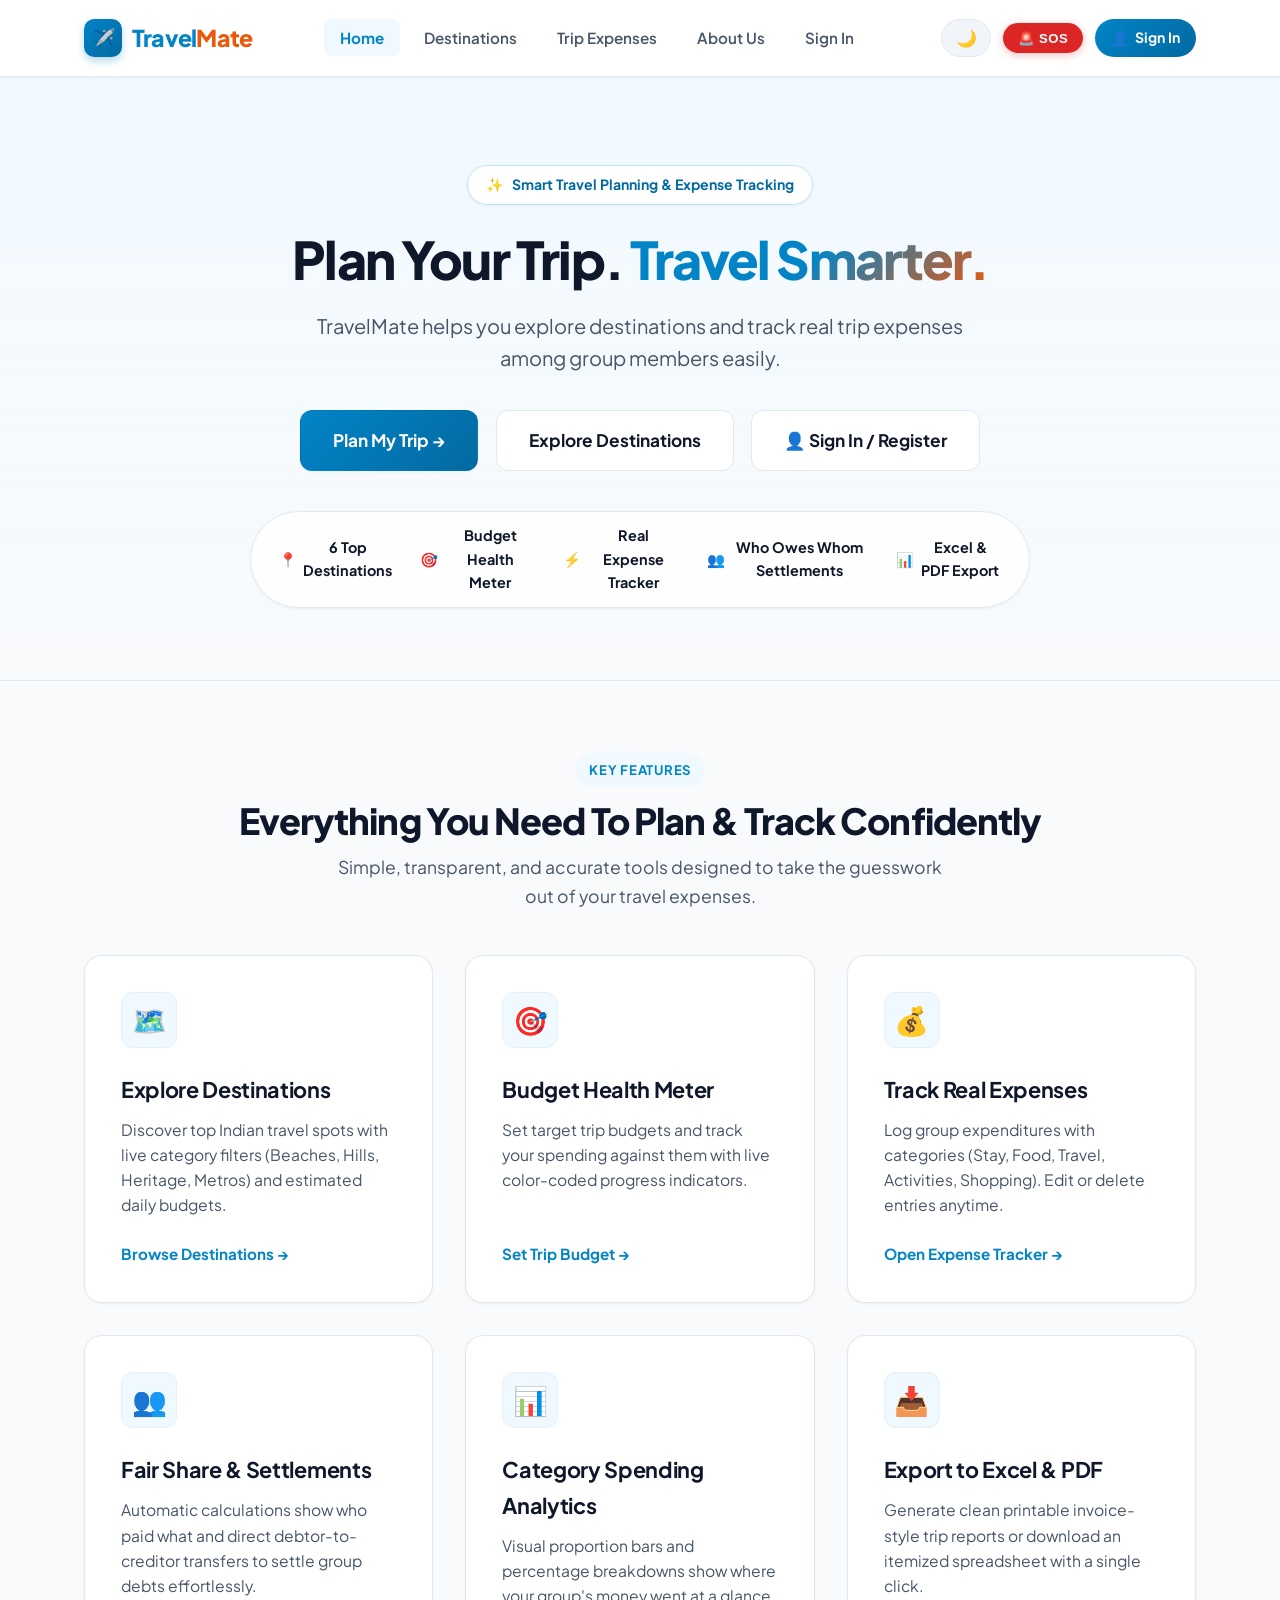
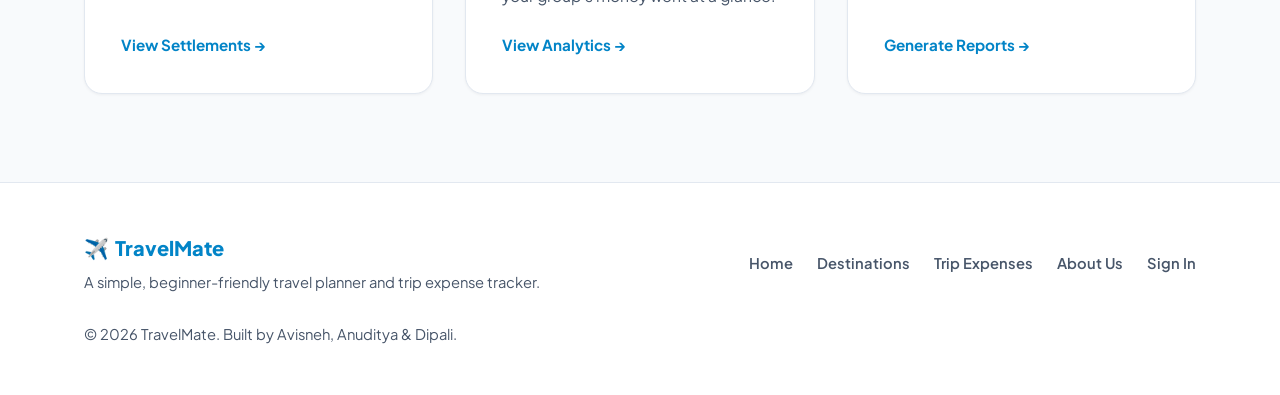
<file: index.html>
<!DOCTYPE html>
<html lang="en">
<head>
  <meta charset="UTF-8">
  <meta name="viewport" content="width=device-width, initial-scale=1.0">
  <title>TravelMate - Plan Your Trip. Travel Smarter.</title>
  <!-- Google Fonts: Plus Jakarta Sans -->
  <link rel="preconnect" href="https://fonts.googleapis.com">
  <link rel="preconnect" href="https://fonts.gstatic.com" crossorigin>
  <link href="https://fonts.googleapis.com/css2?family=Plus+Jakarta+Sans:wght@400;500;600;700;800&display=swap" rel="stylesheet">
  <!-- Main Stylesheet -->
  <link rel="stylesheet" href="css/style.css">
  <script>
    (function() {
      const savedTheme = localStorage.getItem('travelMateTheme');
      if (savedTheme === 'dark' || (!savedTheme && window.matchMedia && window.matchMedia('(prefers-color-scheme: dark)').matches)) {
        document.documentElement.setAttribute('data-theme', 'dark');
      } else {
        document.documentElement.removeAttribute('data-theme');
      }
    })();
  </script>
</head>
<body>

  <!-- Navigation Bar -->
  <header class="navbar">
    <div class="container nav-container">
      <a href="index.html" class="logo">
        <div class="logo-icon-wrap">✈️</div>
        <div class="logo-text">Travel<span>Mate</span></div>
      </a>

      <!-- Mobile Menu Toggle Button -->
      <button class="menu-toggle" id="menuToggle" aria-label="Toggle Navigation">
        ☰
      </button>

      <!-- Navigation Links -->
      <nav>
        <ul class="nav-links" id="navLinks">
          <li><a href="index.html" class="nav-link active">Home</a></li>
          <li><a href="destinations.html" class="nav-link">Destinations</a></li>
          <li><a href="budget.html" class="nav-link">Trip Expenses</a></li>
          <li><a href="about.html" class="nav-link">About Us</a></li>
          <li><a href="login.html" class="nav-link">Sign In</a></li>
        </ul>
      </nav>

      <!-- Nav Actions: Theme Toggle & Emergency SOS -->
      <div class="nav-actions-group">
        <button type="button" id="themeToggleBtn" class="btn-theme-toggle" title="Toggle Dark/Light Mode">🌙</button>
        <button type="button" id="sosNavBtn" class="btn-nav-sos" title="Emergency Helplines">🚨 SOS</button>
      </div>
    </div>
  </header>

  <!-- Main Content -->
  <main>
    <!-- Hero Section -->
    <section class="hero">
      <div class="container">
        <div class="hero-content">
          <div class="hero-badge">
            <span>✨</span> Smart Travel Planning & Expense Tracking
          </div>
          <h1 class="hero-title">
            Plan Your Trip. <span>Travel Smarter.</span>
          </h1>
          <p class="hero-desc">
            TravelMate helps you explore destinations and track real trip expenses among group members easily.
          </p>
          <div class="hero-actions">
            <a href="budget.html" class="btn btn-primary btn-lg">Plan My Trip &rarr;</a>
            <a href="destinations.html" class="btn btn-outline btn-lg">Explore Destinations</a>
            <a href="login.html" class="btn btn-outline btn-lg">👤 Sign In / Register</a>
          </div>
          
          <!-- Trust / Highlights Strip -->
          <div class="hero-stats">
            <div class="hero-stat-item">
              <span>📍</span> <strong>6 Top Destinations</strong>
            </div>
            <div class="hero-stat-item">
              <span>🎯</span> <strong>Budget Health Meter</strong>
            </div>
            <div class="hero-stat-item">
              <span>⚡</span> <strong>Real Expense Tracker</strong>
            </div>
            <div class="hero-stat-item">
              <span>👥</span> <strong>Who Owes Whom Settlements</strong>
            </div>
            <div class="hero-stat-item">
              <span>📊</span> <strong>Excel & PDF Export</strong>
            </div>
          </div>
        </div>
      </div>
    </section>

    <!-- Features Section -->
    <section class="features-section">
      <div class="container">
        <div class="section-header">
          <span class="section-tag">Key Features</span>
          <h2 class="section-title">Everything You Need To Plan & Track Confidently</h2>
          <p class="section-subtitle">
            Simple, transparent, and accurate tools designed to take the guesswork out of your travel expenses.
          </p>
        </div>

        <div class="features-grid">
          <!-- Feature Card 1 -->
          <div class="feature-card">
            <div class="feature-icon-wrap">🗺️</div>
            <h3 class="feature-title">Explore Destinations</h3>
            <p class="feature-desc">
              Discover top Indian travel spots with live category filters (Beaches, Hills, Heritage, Metros) and estimated daily budgets.
            </p>
            <a href="destinations.html" class="feature-link">Browse Destinations &rarr;</a>
          </div>

          <!-- Feature Card 2 -->
          <div class="feature-card">
            <div class="feature-icon-wrap">🎯</div>
            <h3 class="feature-title">Budget Health Meter</h3>
            <p class="feature-desc">
              Set target trip budgets and track your spending against them with live color-coded progress indicators.
            </p>
            <a href="budget.html" class="feature-link">Set Trip Budget &rarr;</a>
          </div>

          <!-- Feature Card 3 -->
          <div class="feature-card">
            <div class="feature-icon-wrap">💰</div>
            <h3 class="feature-title">Track Real Expenses</h3>
            <p class="feature-desc">
              Log group expenditures with categories (Stay, Food, Travel, Activities, Shopping). Edit or delete entries anytime.
            </p>
            <a href="budget.html" class="feature-link">Open Expense Tracker &rarr;</a>
          </div>

          <!-- Feature Card 4 -->
          <div class="feature-card">
            <div class="feature-icon-wrap">👥</div>
            <h3 class="feature-title">Fair Share & Settlements</h3>
            <p class="feature-desc">
              Automatic calculations show who paid what and direct debtor-to-creditor transfers to settle group debts effortlessly.
            </p>
            <a href="budget.html" class="feature-link">View Settlements &rarr;</a>
          </div>

          <!-- Feature Card 5 -->
          <div class="feature-card">
            <div class="feature-icon-wrap">📊</div>
            <h3 class="feature-title">Category Spending Analytics</h3>
            <p class="feature-desc">
              Visual proportion bars and percentage breakdowns show where your group's money went at a glance.
            </p>
            <a href="budget.html" class="feature-link">View Analytics &rarr;</a>
          </div>

          <!-- Feature Card 6 -->
          <div class="feature-card">
            <div class="feature-icon-wrap">📥</div>
            <h3 class="feature-title">Export to Excel & PDF</h3>
            <p class="feature-desc">
              Generate clean printable invoice-style trip reports or download an itemized spreadsheet with a single click.
            </p>
            <a href="budget.html" class="feature-link">Generate Reports &rarr;</a>
          </div>
        </div>
      </div>
    </section>

    <!-- Emergency SOS Modal -->
    <div id="sosModal" class="modal-overlay hidden" role="dialog" aria-modal="true">
      <div class="modal-box">
        <div class="modal-header">
          <h3 class="modal-title"><span>🚨</span> Emergency Tourist Helplines</h3>
          <button type="button" class="modal-close-btn" id="closeSosBtn">&times;</button>
        </div>
        <p style="font-size: 0.9rem; color: var(--text-muted); margin-bottom: 1.25rem;">
          Verified 24x7 emergency contacts across India. Tap any button to place an immediate call.
        </p>
        <div class="sos-grid">
          <div class="sos-card sos-card-primary">
            <div>
              <div class="sos-name">National Emergency</div>
              <div class="sos-sub">All-in-one Emergency</div>
            </div>
            <a href="tel:112" class="sos-btn-call">📞 112</a>
          </div>
          <div class="sos-card">
            <div>
              <div class="sos-name">Tourist Helpline</div>
              <div class="sos-sub">Ministry of Tourism (24x7)</div>
            </div>
            <a href="tel:1363" class="sos-btn-call">📞 1363</a>
          </div>
          <div class="sos-card">
            <div>
              <div class="sos-name">Police Control</div>
              <div class="sos-sub">Immediate Police Assistance</div>
            </div>
            <a href="tel:100" class="sos-btn-call">📞 100</a>
          </div>
          <div class="sos-card">
            <div>
              <div class="sos-name">Ambulance / Medical</div>
              <div class="sos-sub">Emergency Medical Care</div>
            </div>
            <a href="tel:108" class="sos-btn-call">📞 108</a>
          </div>
          <div class="sos-card">
            <div>
              <div class="sos-name">Women Safety</div>
              <div class="sos-sub">National Women Helpline</div>
            </div>
            <a href="tel:1091" class="sos-btn-call">📞 1091</a>
          </div>
          <div class="sos-card">
            <div>
              <div class="sos-name">Highway Emergency</div>
              <div class="sos-sub">NHAI Road Assistance</div>
            </div>
            <a href="tel:1033" class="sos-btn-call">📞 1033</a>
          </div>
        </div>
      </div>
    </div>
  </main>

  <!-- Footer -->
  <footer class="footer">
    <div class="container footer-content">
      <div>
        <div class="footer-logo">
          <span>✈️</span> TravelMate
        </div>
        <p>A simple, beginner-friendly travel planner and trip expense tracker.</p>
      </div>
      <ul class="footer-links">
        <li><a href="index.html">Home</a></li>
        <li><a href="destinations.html">Destinations</a></li>
        <li><a href="budget.html">Trip Expenses</a></li>
        <li><a href="about.html">About Us</a></li>
        <li><a href="login.html">Sign In</a></li>
      </ul>
      <div>
        <p>&copy; 2026 TravelMate. Built by Avisneh, Anuditya & Dipali.</p>
      </div>
    </div>
  </footer>

  <!-- Main JavaScript File -->
  <script src="js/script.js"></script>
</body>
</html>
</file>
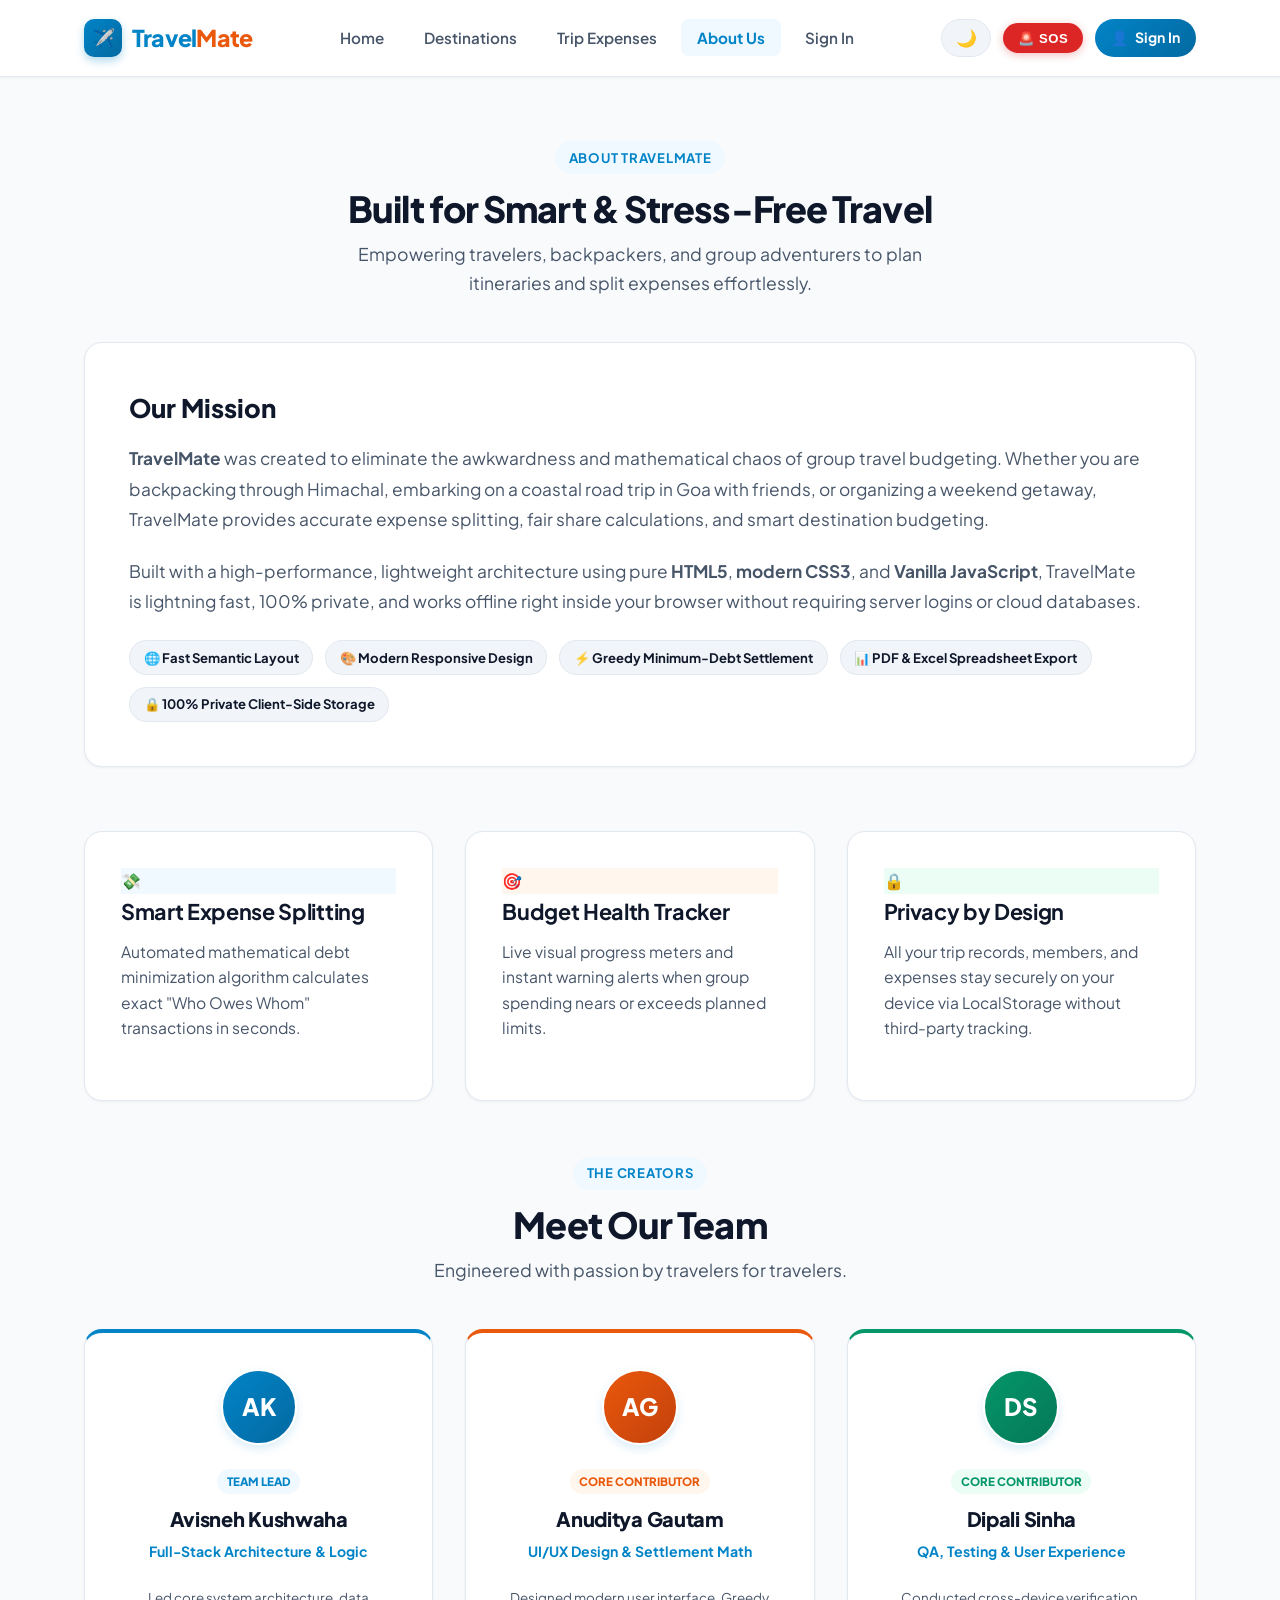
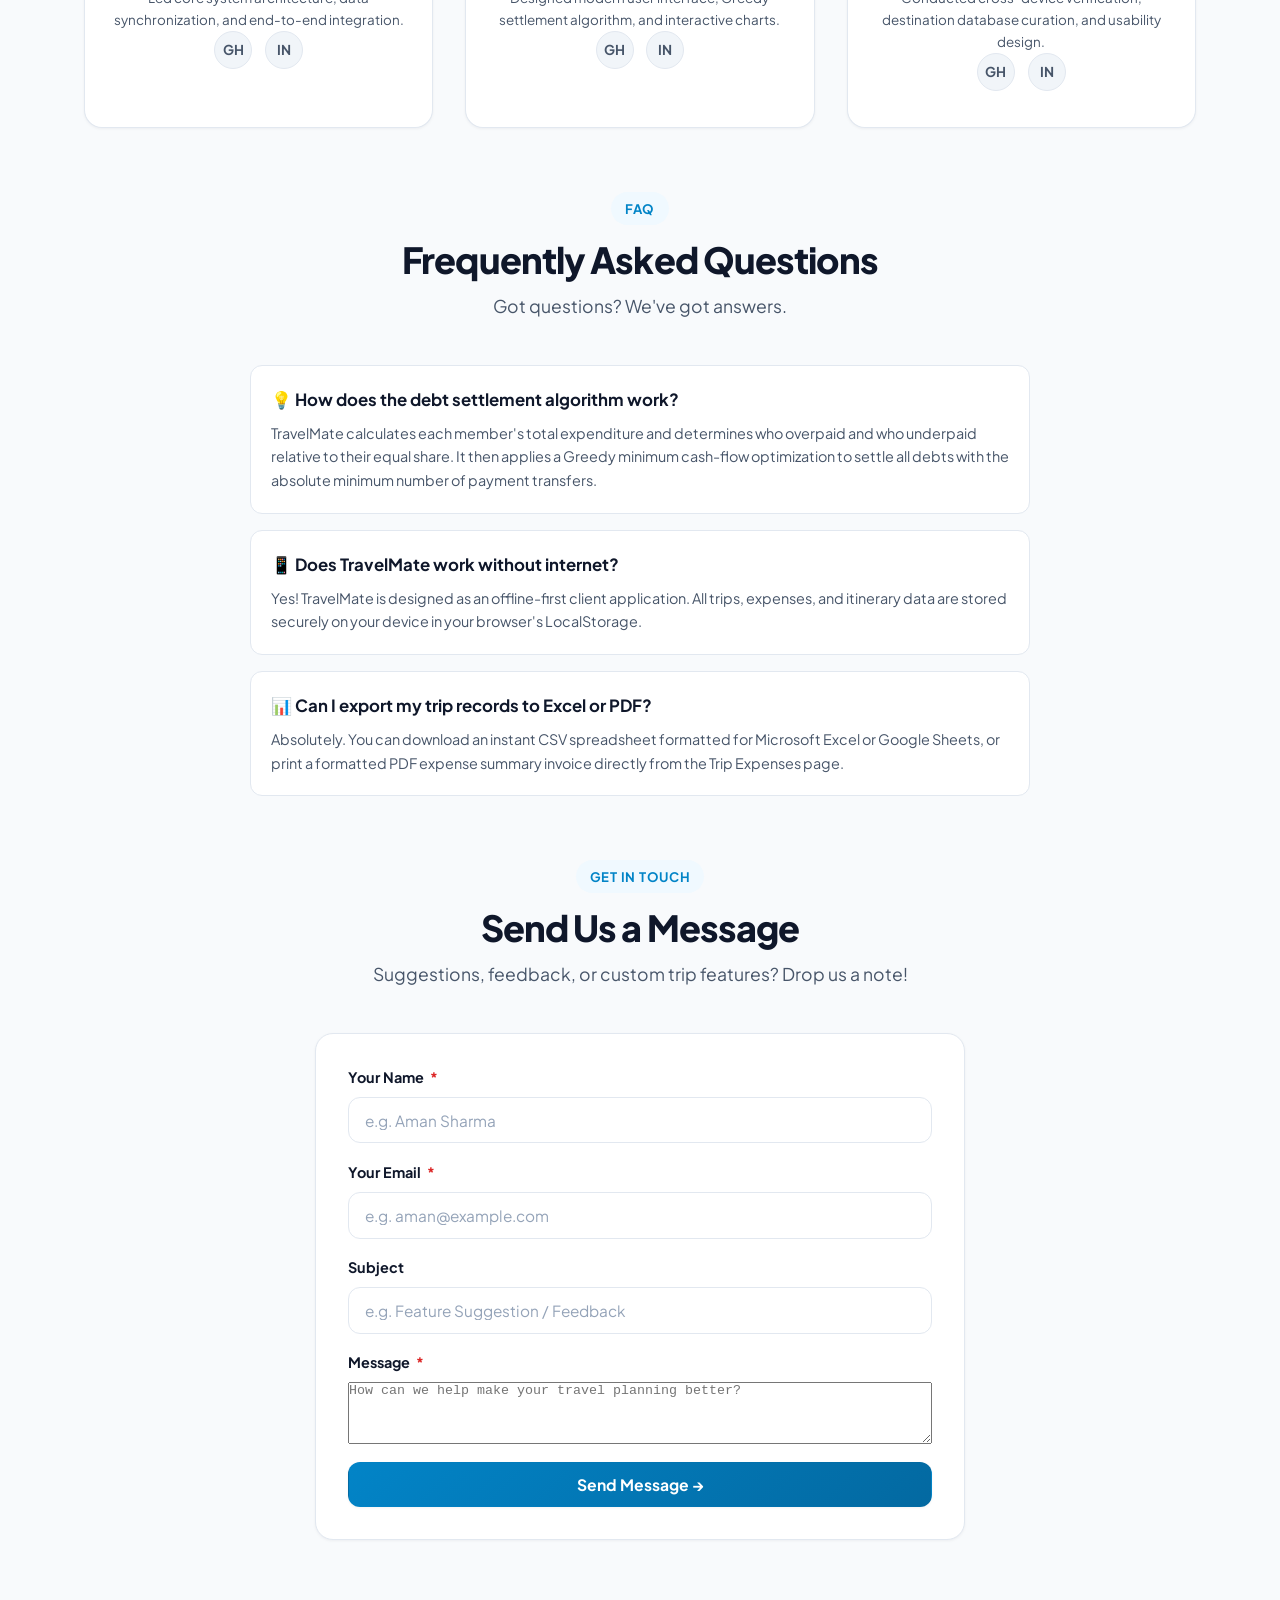
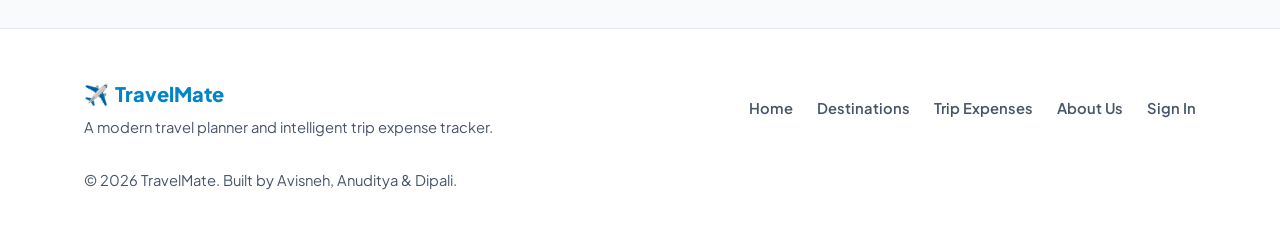
<file: about.html>
<!DOCTYPE html>
<html lang="en">
<head>
  <meta charset="UTF-8">
  <meta name="viewport" content="width=device-width, initial-scale=1.0">
  <title>About Us & Our Mission - TravelMate</title>
  <!-- Google Fonts: Plus Jakarta Sans -->
  <link rel="preconnect" href="https://fonts.googleapis.com">
  <link rel="preconnect" href="https://fonts.gstatic.com" crossorigin>
  <link href="https://fonts.googleapis.com/css2?family=Plus+Jakarta+Sans:wght@400;500;600;700;800&display=swap" rel="stylesheet">
  <!-- Main Stylesheet -->
  <link rel="stylesheet" href="css/style.css">
  <script>
    (function() {
      const savedTheme = localStorage.getItem('travelMateTheme');
      if (savedTheme === 'dark' || (!savedTheme && window.matchMedia && window.matchMedia('(prefers-color-scheme: dark)').matches)) {
        document.documentElement.setAttribute('data-theme', 'dark');
      } else {
        document.documentElement.removeAttribute('data-theme');
      }
    })();
  </script>
</head>
<body>

  <!-- Navigation Bar -->
  <header class="navbar">
    <div class="container nav-container">
      <a href="index.html" class="logo">
        <div class="logo-icon-wrap">✈️</div>
        <div class="logo-text">Travel<span>Mate</span></div>
      </a>

      <!-- Mobile Menu Toggle Button -->
      <button class="menu-toggle" id="menuToggle" aria-label="Toggle Navigation">
        ☰
      </button>

      <!-- Navigation Links -->
      <nav>
        <ul class="nav-links" id="navLinks">
          <li><a href="index.html" class="nav-link">Home</a></li>
          <li><a href="destinations.html" class="nav-link">Destinations</a></li>
          <li><a href="budget.html" class="nav-link">Trip Expenses</a></li>
          <li><a href="about.html" class="nav-link active">About Us</a></li>
          <li><a href="login.html" class="nav-link">Sign In</a></li>
        </ul>
      </nav>

      <!-- Nav Actions: Theme Toggle & Emergency SOS -->
      <div class="nav-actions-group">
        <button type="button" id="themeToggleBtn" class="btn-theme-toggle" title="Toggle Dark/Light Mode">🌙</button>
        <button type="button" id="sosNavBtn" class="btn-nav-sos" title="Emergency Helplines">🚨 SOS</button>
      </div>
    </div>
  </header>

  <!-- Main Content -->
  <main>
    <section class="about-section">
      <div class="container">
        <!-- Section Header -->
        <div class="section-header">
          <span class="section-tag">About TravelMate</span>
          <h1 class="section-title">Built for Smart & Stress-Free Travel</h1>
          <p class="section-subtitle">
            Empowering travelers, backpackers, and group adventurers to plan itineraries and split expenses effortlessly.
          </p>
        </div>

        <!-- About Intro Card -->
        <div class="about-intro-card">
          <h2 style="font-size: 1.6rem; font-weight: 800; margin-bottom: 0.85rem; color: var(--text-main);">Our Mission</h2>
          <p class="about-intro-text">
            <strong>TravelMate</strong> was created to eliminate the awkwardness and mathematical chaos of group travel budgeting. Whether you are backpacking through Himachal, embarking on a coastal road trip in Goa with friends, or organizing a weekend getaway, TravelMate provides accurate expense splitting, fair share calculations, and smart destination budgeting.
          </p>
          <p class="about-intro-text">
            Built with a high-performance, lightweight architecture using pure <strong>HTML5</strong>, <strong>modern CSS3</strong>, and <strong>Vanilla JavaScript</strong>, TravelMate is lightning fast, 100% private, and works offline right inside your browser without requiring server logins or cloud databases.
          </p>

          <!-- Tech Stack Highlights -->
          <div class="about-tech-pills">
            <span class="tech-pill">🌐 Fast Semantic Layout</span>
            <span class="tech-pill">🎨 Modern Responsive Design</span>
            <span class="tech-pill">⚡ Greedy Minimum-Debt Settlement</span>
            <span class="tech-pill">📊 PDF & Excel Spreadsheet Export</span>
            <span class="tech-pill">🔒 100% Private Client-Side Storage</span>
          </div>
        </div>

        <!-- Value Pillars Grid -->
        <div class="features-grid" style="margin-top: 3rem; margin-bottom: 3.5rem;">
          <div class="feature-card">
            <div class="feature-icon" style="background: var(--primary-light); color: var(--primary);">💸</div>
            <h3 class="feature-title">Smart Expense Splitting</h3>
            <p class="feature-desc">Automated mathematical debt minimization algorithm calculates exact "Who Owes Whom" transactions in seconds.</p>
          </div>
          <div class="feature-card">
            <div class="feature-icon" style="background: var(--secondary-light); color: var(--secondary);">🎯</div>
            <h3 class="feature-title">Budget Health Tracker</h3>
            <p class="feature-desc">Live visual progress meters and instant warning alerts when group spending nears or exceeds planned limits.</p>
          </div>
          <div class="feature-card">
            <div class="feature-icon" style="background: var(--accent-light); color: var(--accent);">🔒</div>
            <h3 class="feature-title">Privacy by Design</h3>
            <p class="feature-desc">All your trip records, members, and expenses stay securely on your device via LocalStorage without third-party tracking.</p>
          </div>
        </div>

        <!-- Team Section Header -->
        <div class="section-header">
          <span class="section-tag">The Creators</span>
          <h2 class="section-title">Meet Our Team</h2>
          <p class="section-subtitle">
            Engineered with passion by travelers for travelers.
          </p>
        </div>

        <!-- Team Grid -->
        <div class="team-grid">
          
          <!-- Team Leader: Avisneh Kushwaha -->
          <div class="team-card" style="border-top: 4px solid var(--primary);">
            <div class="team-avatar" style="background: linear-gradient(135deg, #0284c7 0%, #0369a1 100%); color: #ffffff;">AK</div>
            <div style="display: inline-block; background: var(--primary-light); color: var(--primary); font-size: 0.72rem; font-weight: 800; padding: 0.2rem 0.6rem; border-radius: var(--radius-full); margin-bottom: 0.5rem; text-transform: uppercase;">Team Lead</div>
            <h3 class="team-name">Avisneh Kushwaha</h3>
            <div class="team-role">Full-Stack Architecture & Logic</div>
            <p style="font-size: 0.84rem; color: var(--text-muted); margin-top: 0.5rem;">
              Led core system architecture, data synchronization, and end-to-end integration.
            </p>
            <div class="team-socials">
              <a href="https://github.com" target="_blank" rel="noreferrer" class="social-link" title="GitHub">GH</a>
              <a href="https://linkedin.com" target="_blank" rel="noreferrer" class="social-link" title="LinkedIn">IN</a>
            </div>
          </div>

          <!-- Member 1: Anuditya Gautam -->
          <div class="team-card" style="border-top: 4px solid var(--secondary);">
            <div class="team-avatar" style="background: linear-gradient(135deg, #ea580c 0%, #c2410c 100%); color: #ffffff;">AG</div>
            <div style="display: inline-block; background: var(--secondary-light); color: var(--secondary); font-size: 0.72rem; font-weight: 800; padding: 0.2rem 0.6rem; border-radius: var(--radius-full); margin-bottom: 0.5rem; text-transform: uppercase;">Core Contributor</div>
            <h3 class="team-name">Anuditya Gautam</h3>
            <div class="team-role">UI/UX Design & Settlement Math</div>
            <p style="font-size: 0.84rem; color: var(--text-muted); margin-top: 0.5rem;">
              Designed modern user interface, Greedy settlement algorithm, and interactive charts.
            </p>
            <div class="team-socials">
              <a href="https://github.com/AnudityaGautam" target="_blank" rel="noreferrer" class="social-link" title="GitHub">GH</a>
              <a href="https://linkedin.com" target="_blank" rel="noreferrer" class="social-link" title="LinkedIn">IN</a>
            </div>
          </div>

          <!-- Member 2: Dipali Sinha -->
          <div class="team-card" style="border-top: 4px solid var(--accent);">
            <div class="team-avatar" style="background: linear-gradient(135deg, #059669 0%, #047857 100%); color: #ffffff;">DS</div>
            <div style="display: inline-block; background: var(--accent-light); color: var(--accent); font-size: 0.72rem; font-weight: 800; padding: 0.2rem 0.6rem; border-radius: var(--radius-full); margin-bottom: 0.5rem; text-transform: uppercase;">Core Contributor</div>
            <h3 class="team-name">Dipali Sinha</h3>
            <div class="team-role">QA, Testing & User Experience</div>
            <p style="font-size: 0.84rem; color: var(--text-muted); margin-top: 0.5rem;">
              Conducted cross-device verification, destination database curation, and usability design.
            </p>
            <div class="team-socials">
              <a href="https://github.com" target="_blank" rel="noreferrer" class="social-link" title="GitHub">GH</a>
              <a href="https://linkedin.com" target="_blank" rel="noreferrer" class="social-link" title="LinkedIn">IN</a>
            </div>
          </div>

        </div>

        <!-- FAQ Section -->
        <div style="margin-top: 4rem;">
          <div class="section-header">
            <span class="section-tag">FAQ</span>
            <h2 class="section-title">Frequently Asked Questions</h2>
            <p class="section-subtitle">Got questions? We've got answers.</p>
          </div>

          <div class="faq-container" style="max-width: 780px; margin: 0 auto;">
            <div class="faq-item" style="background: var(--bg-card); border: 1px solid var(--border); border-radius: var(--radius-md); padding: 1.25rem; margin-bottom: 1rem;">
              <h3 style="font-size: 1.05rem; font-weight: 700; color: var(--text-main); margin-bottom: 0.5rem;">💡 How does the debt settlement algorithm work?</h3>
              <p style="font-size: 0.9rem; color: var(--text-muted); margin: 0;">TravelMate calculates each member's total expenditure and determines who overpaid and who underpaid relative to their equal share. It then applies a Greedy minimum cash-flow optimization to settle all debts with the absolute minimum number of payment transfers.</p>
            </div>
            <div class="faq-item" style="background: var(--bg-card); border: 1px solid var(--border); border-radius: var(--radius-md); padding: 1.25rem; margin-bottom: 1rem;">
              <h3 style="font-size: 1.05rem; font-weight: 700; color: var(--text-main); margin-bottom: 0.5rem;">📱 Does TravelMate work without internet?</h3>
              <p style="font-size: 0.9rem; color: var(--text-muted); margin: 0;">Yes! TravelMate is designed as an offline-first client application. All trips, expenses, and itinerary data are stored securely on your device in your browser's LocalStorage.</p>
            </div>
            <div class="faq-item" style="background: var(--bg-card); border: 1px solid var(--border); border-radius: var(--radius-md); padding: 1.25rem; margin-bottom: 1rem;">
              <h3 style="font-size: 1.05rem; font-weight: 700; color: var(--text-main); margin-bottom: 0.5rem;">📊 Can I export my trip records to Excel or PDF?</h3>
              <p style="font-size: 0.9rem; color: var(--text-muted); margin: 0;">Absolutely. You can download an instant CSV spreadsheet formatted for Microsoft Excel or Google Sheets, or print a formatted PDF expense summary invoice directly from the Trip Expenses page.</p>
            </div>
          </div>
        </div>

        <!-- Contact / Feedback Section -->
        <div style="margin-top: 4rem; max-width: 650px; margin-left: auto; margin-right: auto;">
          <div class="section-header">
            <span class="section-tag">Get in Touch</span>
            <h2 class="section-title">Send Us a Message</h2>
            <p class="section-subtitle">Suggestions, feedback, or custom trip features? Drop us a note!</p>
          </div>

          <div style="background: var(--bg-card); border: 1px solid var(--border); border-radius: var(--radius-lg); padding: 2rem; box-shadow: var(--shadow-sm);">
            <div id="contactSuccessAlert" class="alert alert-success hidden" style="margin-bottom: 1rem;"></div>
            <form id="contactForm" class="auth-form">
              <div class="form-group">
                <label for="contactName" class="form-label">Your Name <span class="req">*</span></label>
                <input type="text" id="contactName" class="form-input" placeholder="e.g. Aman Sharma" required>
              </div>
              <div class="form-group">
                <label for="contactEmail" class="form-label">Your Email <span class="req">*</span></label>
                <input type="email" id="contactEmail" class="form-input" placeholder="e.g. aman@example.com" required>
              </div>
              <div class="form-group">
                <label for="contactSubject" class="form-label">Subject</label>
                <input type="text" id="contactSubject" class="form-input" placeholder="e.g. Feature Suggestion / Feedback">
              </div>
              <div class="form-group">
                <label for="contactMessage" class="form-label">Message <span class="req">*</span></label>
                <textarea id="contactMessage" class="form-textarea" rows="4" placeholder="How can we help make your travel planning better?" required></textarea>
              </div>
              <button type="submit" id="contactSubmitBtn" class="btn btn-primary btn-md" style="width: 100%;">
                Send Message &rarr;
              </button>
            </form>
          </div>
        </div>

      </div>
    </section>

    <!-- Emergency SOS Modal -->
    <div id="sosModal" class="modal-overlay hidden" role="dialog" aria-modal="true">
      <div class="modal-box">
        <div class="modal-header">
          <h3 class="modal-title"><span>🚨</span> Emergency Tourist Helplines</h3>
          <button type="button" class="modal-close-btn" id="closeSosBtn">&times;</button>
        </div>
        <p style="font-size: 0.9rem; color: var(--text-muted); margin-bottom: 1.25rem;">
          Verified 24x7 emergency contacts across India. Tap any button to place an immediate call.
        </p>
        <div class="sos-grid">
          <div class="sos-card sos-card-primary">
            <div>
              <div class="sos-name">National Emergency</div>
              <div class="sos-sub">All-in-one Emergency</div>
            </div>
            <a href="tel:112" class="sos-btn-call">📞 112</a>
          </div>
          <div class="sos-card">
            <div>
              <div class="sos-name">Tourist Helpline</div>
              <div class="sos-sub">Ministry of Tourism (24x7)</div>
            </div>
            <a href="tel:1363" class="sos-btn-call">📞 1363</a>
          </div>
          <div class="sos-card">
            <div>
              <div class="sos-name">Police Control</div>
              <div class="sos-sub">Immediate Police Assistance</div>
            </div>
            <a href="tel:100" class="sos-btn-call">📞 100</a>
          </div>
          <div class="sos-card">
            <div>
              <div class="sos-name">Ambulance / Medical</div>
              <div class="sos-sub">Emergency Medical Care</div>
            </div>
            <a href="tel:108" class="sos-btn-call">📞 108</a>
          </div>
          <div class="sos-card">
            <div>
              <div class="sos-name">Women Safety</div>
              <div class="sos-sub">National Women Helpline</div>
            </div>
            <a href="tel:1091" class="sos-btn-call">📞 1091</a>
          </div>
          <div class="sos-card">
            <div>
              <div class="sos-name">Highway Emergency</div>
              <div class="sos-sub">NHAI Road Assistance</div>
            </div>
            <a href="tel:1033" class="sos-btn-call">📞 1033</a>
          </div>
        </div>
      </div>
    </div>
  </main>

  <!-- Footer -->
  <footer class="footer">
    <div class="container footer-content">
      <div>
        <div class="footer-logo">
          <span>✈️</span> TravelMate
        </div>
        <p>A modern travel planner and intelligent trip expense tracker.</p>
      </div>
      <ul class="footer-links">
        <li><a href="index.html">Home</a></li>
        <li><a href="destinations.html">Destinations</a></li>
        <li><a href="budget.html">Trip Expenses</a></li>
        <li><a href="about.html">About Us</a></li>
        <li><a href="login.html">Sign In</a></li>
      </ul>
      <div>
        <p>&copy; 2026 TravelMate. Built by Avisneh, Anuditya & Dipali.</p>
      </div>
    </div>
  </footer>

  <!-- Main JavaScript File -->
  <script src="js/script.js"></script>
</body>
</html>
</file>
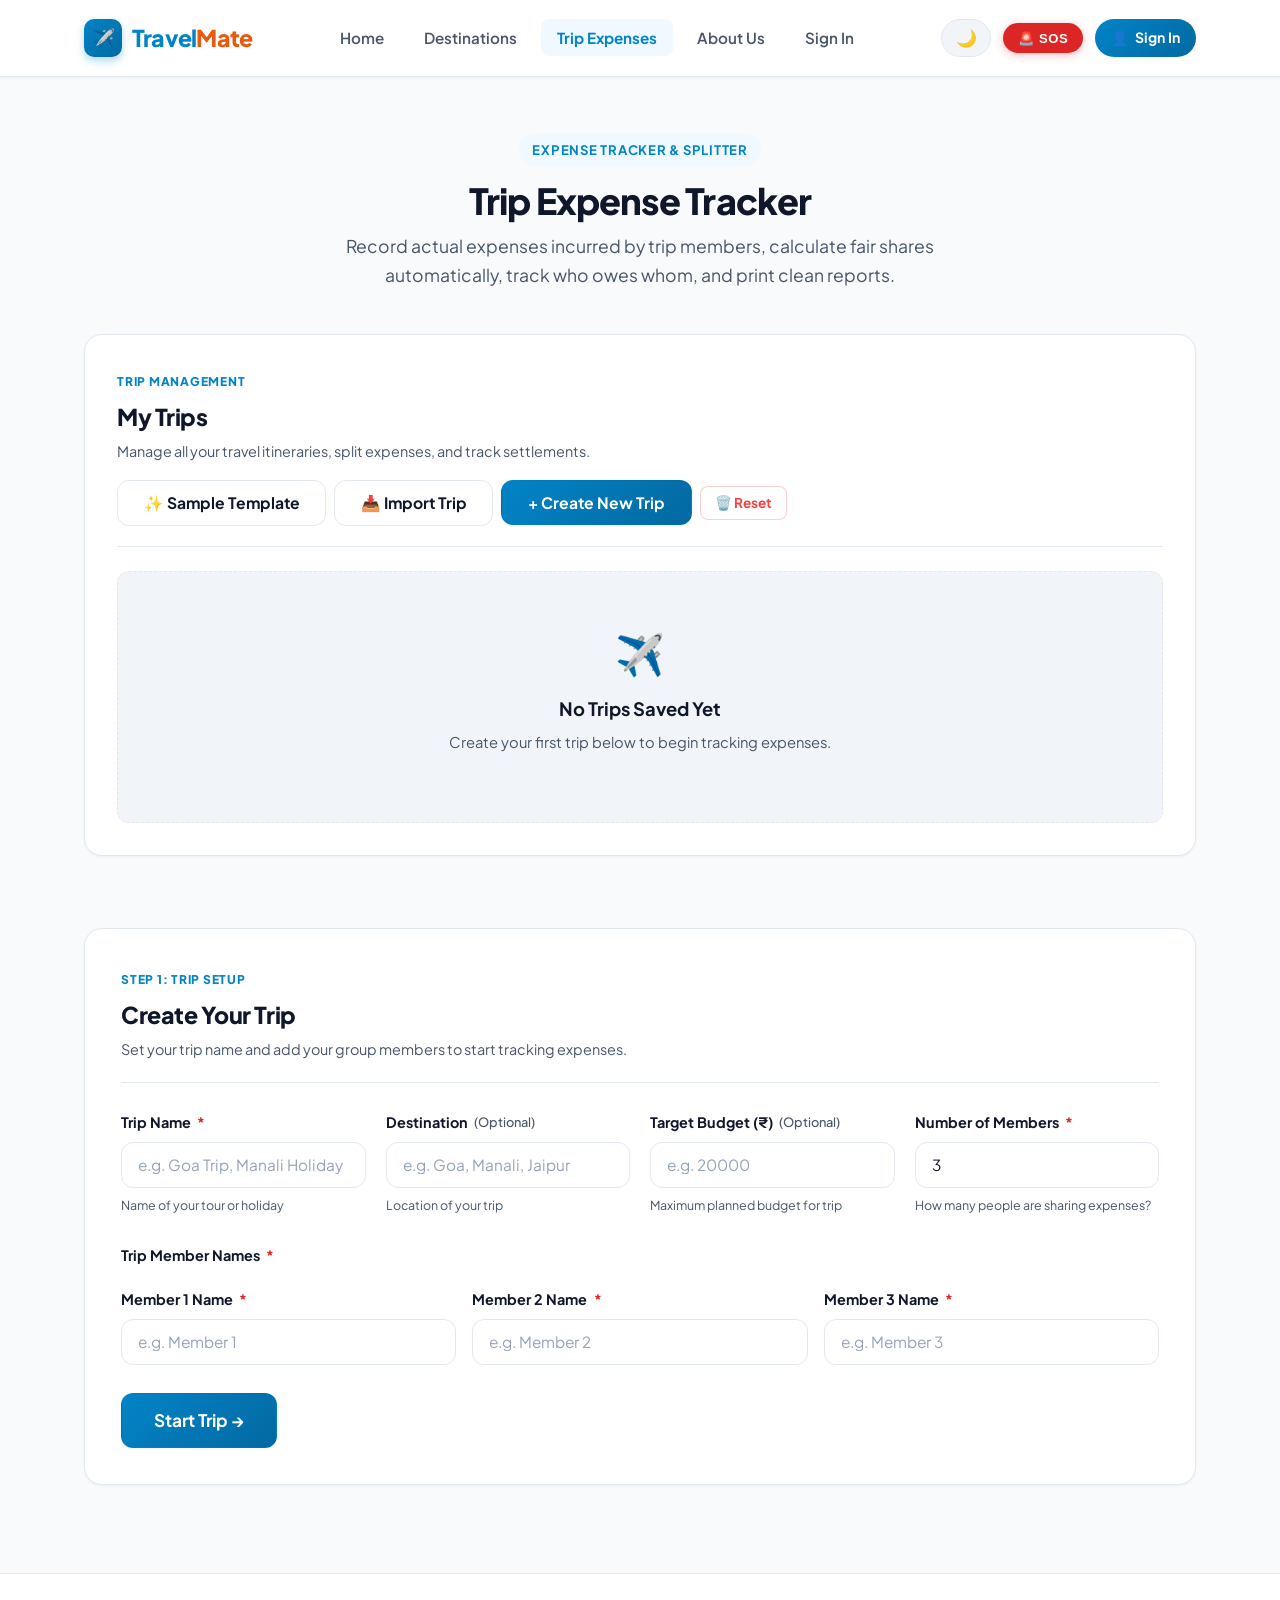
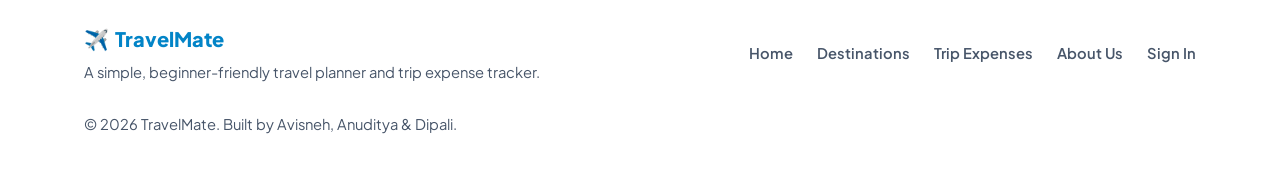
<file: budget.html>
<!DOCTYPE html>
<html lang="en">
<head>
  <meta charset="UTF-8">
  <meta name="viewport" content="width=device-width, initial-scale=1.0">
  <title>TravelMate - Real Trip Expense Tracker</title>
  <!-- Google Fonts: Plus Jakarta Sans -->
  <link rel="preconnect" href="https://fonts.googleapis.com">
  <link rel="preconnect" href="https://fonts.gstatic.com" crossorigin>
  <link href="https://fonts.googleapis.com/css2?family=Plus+Jakarta+Sans:wght@400;500;600;700;800&display=swap" rel="stylesheet">
  <!-- Main Stylesheet -->
  <link rel="stylesheet" href="css/style.css">
  <script>
    (function() {
      const savedTheme = localStorage.getItem('travelMateTheme');
      if (savedTheme === 'dark' || (!savedTheme && window.matchMedia && window.matchMedia('(prefers-color-scheme: dark)').matches)) {
        document.documentElement.setAttribute('data-theme', 'dark');
      } else {
        document.documentElement.removeAttribute('data-theme');
      }
    })();
  </script>
</head>
<body>

  <!-- Navigation Bar -->
  <header class="navbar">
    <div class="container nav-container">
      <a href="index.html" class="logo">
        <div class="logo-icon-wrap">✈️</div>
        <div class="logo-text">Travel<span>Mate</span></div>
      </a>

      <!-- Mobile Menu Toggle Button -->
      <button class="menu-toggle" id="menuToggle" aria-label="Toggle Navigation">
        ☰
      </button>

      <!-- Navigation Links -->
      <nav>
        <ul class="nav-links" id="navLinks">
          <li><a href="index.html" class="nav-link">Home</a></li>
          <li><a href="destinations.html" class="nav-link">Destinations</a></li>
          <li><a href="budget.html" class="nav-link active">Trip Expenses</a></li>
          <li><a href="about.html" class="nav-link">About Us</a></li>
          <li><a href="login.html" class="nav-link">Sign In</a></li>
        </ul>
      </nav>

      <!-- Nav Actions: Theme Toggle & Emergency SOS -->
      <div class="nav-actions-group">
        <button type="button" id="themeToggleBtn" class="btn-theme-toggle" title="Toggle Dark/Light Mode">🌙</button>
        <button type="button" id="sosNavBtn" class="btn-nav-sos" title="Emergency Helplines">🚨 SOS</button>
      </div>
    </div>
  </header>

  <!-- Main Content Area -->
  <main>
    <section class="expense-tracker-section">
      <div class="container">
        
        <!-- Section Header -->
        <div class="section-header">
          <span class="section-tag">Expense Tracker & Splitter</span>
          <h1 class="section-title">Trip Expense Tracker</h1>
          <p class="section-subtitle">
            Record actual expenses incurred by trip members, calculate fair shares automatically, track who owes whom, and print clean reports.
          </p>
        </div>

        <div class="tracker-layout">

          <!-- ========================================================= -->
          <!-- 0. MY TRIPS DASHBOARD                                     -->
          <!-- ========================================================= -->
          <div id="myTripsSection" class="my-trips-section">
            <div class="my-trips-header">
              <div>
                <span class="panel-tag">TRIP MANAGEMENT</span>
                <h2 class="panel-title">My Trips</h2>
                <p class="panel-desc">Manage all your travel itineraries, split expenses, and track settlements.</p>
              </div>
              <div style="display: flex; gap: 0.5rem; flex-wrap: wrap; align-items: center;">
                <button type="button" id="loadDemoTripBtn" class="btn btn-outline btn-md" title="Load a pre-configured Goa sample itinerary">
                  ✨ Sample Template
                </button>
                <button type="button" id="btnOpenImportTrip" class="btn btn-outline btn-md">
                  📥 Import Trip
                </button>
                <button id="btnCreateNewTrip" class="btn btn-primary btn-md">
                  + Create New Trip
                </button>
                <button type="button" id="resetAllDataBtn" class="btn btn-outline btn-sm" title="Clear local data" style="color: #ef4444; border-color: rgba(239,68,68,0.25);">
                  🗑️ Reset
                </button>
              </div>
            </div>
            <div id="myTripsGrid" class="my-trips-grid">
              <!-- Dynamically populated trip cards -->
            </div>
          </div>

          <!-- ========================================================= -->
          <!-- 1. ACTIVE TRIP BANNER (Visible when a trip is active)     -->
          <!-- ========================================================= -->
          <div id="activeTripBanner" class="active-trip-banner hidden">
            <div class="active-trip-info">
              <div class="active-trip-label">Currently Viewing</div>
              <div style="display: flex; align-items: center; gap: 0.5rem; flex-wrap: wrap;">
                <h2 id="activeTripTitle" class="active-trip-title" style="margin: 0;">Goa Trip</h2>
                <span id="activeTripDestBadge" class="destination-badge-inline hidden"></span>
              </div>
              <div id="activeMembersList" class="active-members-list">
                <!-- Member chips injected dynamically -->
              </div>
            </div>
            <div style="display: flex; gap: 0.75rem; align-items: center; flex-wrap: wrap;">
              <button id="shareTripBtn" class="btn btn-primary btn-sm">📱 Share & QR</button>
              <button id="backToTripsBtn" class="btn btn-outline btn-sm">← My Trips</button>
              <button id="editTripBtn" class="btn btn-outline btn-sm">Edit Members</button>
              <button id="deleteActiveTripBtn" class="btn btn-outline-danger btn-sm">Delete Trip</button>
            </div>
          </div>

          <!-- Cloud Room Sync Bar -->
          <div id="cloudSyncBar" class="cloud-sync-bar hidden">
            <div class="cloud-sync-info">
              <span class="sync-status-dot" id="syncStatusDot"></span>
              <div>
                <strong style="color: var(--text-main); font-size: 0.95rem;">Multi-Device Room Sync:</strong>
                <span id="cloudSyncStatus" style="font-size: 0.88rem; color: var(--text-muted); margin-left: 0.25rem;">Working in local offline mode</span>
              </div>
            </div>
            <div style="display: flex; gap: 0.5rem; align-items: center; flex-wrap: wrap;">
              <input type="text" id="syncRoomCodeInput" class="form-input" style="padding: 0.45rem 0.75rem; width: 140px; font-weight: 700; text-transform: uppercase;" placeholder="Room (e.g. GOA26)" maxlength="10">
              <button type="button" id="syncRoomBtn" class="btn btn-outline btn-sm">Connect</button>
              <button type="button" id="syncPushBtn" class="btn btn-primary btn-sm" title="Push current trip data to room">Push</button>
              <button type="button" id="syncPullBtn" class="btn btn-outline btn-sm" title="Fetch latest updates from room">Pull</button>
            </div>
          </div>

          <!-- ========================================================= -->
          <!-- 2. TRIP SETUP PANEL (Shown initially or on edit)          -->
          <!-- ========================================================= -->
          <div id="tripSetupPanel" class="tracker-panel">
            <div class="panel-header">
              <div>
                <span class="panel-tag" id="tripSetupTag">STEP 1: TRIP SETUP</span>
                <h2 class="panel-title" id="tripSetupTitle">Create Your Trip</h2>
                <p class="panel-desc" id="tripSetupDesc">Set your trip name and add your group members to start tracking expenses.</p>
              </div>
            </div>

            <form id="tripSetupForm">
              <div class="form-grid">
                <!-- Trip Name -->
                <div class="form-group">
                  <label for="tripNameInput" class="form-label">
                    <span>Trip Name</span> <span class="req">*</span>
                  </label>
                  <input 
                    type="text" 
                    id="tripNameInput" 
                    class="form-input" 
                    placeholder="e.g. Goa Trip, Manali Holiday" 
                    required
                  >
                  <span class="form-hint">Name of your tour or holiday</span>
                </div>

                <!-- Destination (Optional) -->
                <div class="form-group">
                  <label for="tripDestInput" class="form-label">
                    <span>Destination</span> <span style="font-weight: 500; color: var(--text-muted); font-size: 0.8rem;">(Optional)</span>
                  </label>
                  <input 
                    type="text" 
                    id="tripDestInput" 
                    class="form-input" 
                    placeholder="e.g. Goa, Manali, Jaipur" 
                  >
                  <span class="form-hint">Location of your trip</span>
                </div>

                <!-- Target Budget (Optional) -->
                <div class="form-group">
                  <label for="tripBudgetInput" class="form-label">
                    <span>Target Budget (₹)</span> <span style="font-weight: 500; color: var(--text-muted); font-size: 0.8rem;">(Optional)</span>
                  </label>
                  <input 
                    type="number" 
                    id="tripBudgetInput" 
                    class="form-input" 
                    min="0" 
                    step="500" 
                    placeholder="e.g. 20000" 
                  >
                  <span class="form-hint">Maximum planned budget for trip</span>
                </div>

                <!-- Number of Members -->
                <div class="form-group">
                  <label for="numMembersInput" class="form-label">
                    <span>Number of Members</span> <span class="req">*</span>
                  </label>
                  <input 
                    type="number" 
                    id="numMembersInput" 
                    class="form-input" 
                    min="1" 
                    max="20" 
                    value="3" 
                    required
                  >
                  <span class="form-hint">How many people are sharing expenses?</span>
                </div>
              </div>

              <!-- Dynamic Member Name Fields Container -->
              <div style="margin-top: 1rem;">
                <label class="form-label" style="margin-bottom: 0.5rem;">
                  <span>Trip Member Names</span> <span class="req">*</span>
                </label>
                <div id="memberNamesContainer" class="member-inputs-grid">
                  <!-- Injected dynamically based on numMembersInput -->
                </div>
              </div>

              <div style="margin-top: 1.5rem; display: flex; gap: 1rem; align-items: center; flex-wrap: wrap;">
                <button type="submit" id="startTripBtn" class="btn btn-primary btn-lg">
                  Save Trip &rarr;
                </button>
                <button type="button" id="cancelTripSetupBtn" class="btn btn-outline btn-lg hidden">
                  Cancel
                </button>
              </div>
            </form>
          </div>

          <!-- ========================================================= -->
          <!-- TARGET BUDGET HEALTH METER                                -->
          <!-- ========================================================= -->
          <div id="budgetMeterSection" class="budget-meter-card hidden">
            <div class="budget-meter-header">
              <div class="budget-meter-title">
                <span>🎯</span> <span>Trip Budget Health</span>
              </div>
              <div id="budgetStatusBadge" class="budget-badge safe">
                <span>🟢</span> Within Budget
              </div>
            </div>
            <div class="budget-bar-bg">
              <div id="budgetBarFill" class="budget-bar-fill safe" style="width: 0%;"></div>
            </div>
            <div class="budget-meter-stats">
              <div>Spent: <strong id="meterSpentVal">₹0</strong> <span id="meterTargetWrap">of planned <strong id="meterTargetVal">₹0</strong></span></div>
              <div id="meterRemainingText">Remaining: <strong>₹0</strong></div>
            </div>
          </div>

          <!-- ========================================================= -->
          <!-- 3. ADD / EDIT EXPENSE FORM (Visible once trip is active)   -->
          <!-- ========================================================= -->
          <div id="expenseFormPanel" class="tracker-panel hidden">
            <div class="panel-header">
              <div>
                <span class="panel-tag">STEP 2: ADD EXPENSES</span>
                <h2 class="panel-title">Add Trip Expense</h2>
                <p class="panel-desc">Enter expenses paid by any member during the journey.</p>
              </div>
            </div>

            <!-- Validation Error Alert -->
            <div id="expenseError" class="alert alert-error hidden" role="alert"></div>

            <form id="expenseForm" novalidate>
              <div class="form-grid">
                
                <!-- Who Paid? Dropdown -->
                <div class="form-group">
                  <label for="expensePayer" class="form-label">
                    <span>Who Paid?</span> <span class="req">*</span>
                  </label>
                  <select id="expensePayer" class="form-select" required>
                    <option value="" disabled selected>Select who paid</option>
                    <!-- Injected dynamically from active trip members -->
                  </select>
                  <span class="form-hint">Person who paid the amount</span>
                </div>

                <!-- Expense Description -->
                <div class="form-group">
                  <label for="expenseName" class="form-label">
                    <span>Expense Name</span> <span class="req">*</span>
                  </label>
                  <input 
                    type="text" 
                    id="expenseName" 
                    class="form-input" 
                    placeholder="e.g. Hotel Stay, Dinner, Fuel, Entry Passes" 
                    required
                  >
                  <span class="form-hint">Short description of what was bought</span>
                </div>

                <!-- Category Dropdown -->
                <div class="form-group">
                  <label for="expenseCategory" class="form-label">
                    <span>Category</span> <span class="req">*</span>
                  </label>
                  <select id="expenseCategory" class="form-select" required>
                    <option value="Food">Food</option>
                    <option value="Hotel / Stay">Hotel / Stay</option>
                    <option value="Travel">Travel</option>
                    <option value="Activities">Activities</option>
                    <option value="Shopping">Shopping</option>
                    <option value="Other">Other</option>
                  </select>
                  <span class="form-hint">Type of expenditure</span>
                </div>

                <!-- Amount -->
                <div class="form-group">
                  <label for="expenseAmount" class="form-label">
                    <span>Amount (₹)</span> <span class="req">*</span>
                  </label>
                  <div class="input-icon-wrap">
                    <span class="input-icon">₹</span>
                    <input 
                    type="number" 
                    id="expenseAmount" 
                    class="form-input has-icon" 
                    min="1" 
                    step="any" 
                    placeholder="e.g. 1500" 
                    required
                  >
                  </div>
                  <span class="form-hint">Actual amount paid in INR</span>
                </div>

                <!-- Date -->
                <div class="form-group">
                  <label for="expenseDate" class="form-label">
                    <span>Date</span> <span class="req">*</span>
                  </label>
                  <input 
                    type="date" 
                    id="expenseDate" 
                    class="form-input" 
                    required
                  >
                  <span class="form-hint">Date of transaction</span>
                </div>

              </div>

              <div style="display: flex; gap: 1rem; align-items: center; flex-wrap: wrap;">
                <button type="submit" id="addExpenseBtn" class="btn btn-primary btn-lg">
                  + Add Expense
                </button>
                <button type="button" id="cancelEditBtn" class="btn btn-outline btn-lg hidden">
                  Cancel Edit
                </button>
              </div>
            </form>
          </div>

          <!-- ========================================================= -->
          <!-- 4. EXPENSE HISTORY TABLE                                  -->
          <!-- ========================================================= -->
          <div id="expenseHistoryPanel" class="tracker-panel hidden">
            <div class="panel-header">
              <div>
                <span class="panel-tag">STEP 3: EXPENSE HISTORY</span>
                <h2 class="panel-title">Recorded Expenses</h2>
                <p class="panel-desc">All expenses logged for this trip with edit and delete options.</p>
              </div>
            </div>

            <div class="table-responsive">
              <table class="expense-table">
                <thead>
                  <tr>
                    <th>Date</th>
                    <th>Person</th>
                    <th>Expense</th>
                    <th>Category</th>
                    <th>Amount</th>
                    <th>Actions</th>
                  </tr>
                </thead>
                <tbody id="expenseTableBody">
                  <!-- Dynamically rendered expense rows -->
                </tbody>
              </table>
            </div>

            <!-- Empty State -->
            <div id="emptyExpenseState" class="empty-state hidden">
              <div class="empty-state-icon">🧾</div>
              <h3 style="font-size: 1.15rem; font-weight: 700; color: var(--text-main); margin-bottom: 0.35rem;">No Expenses Recorded Yet</h3>
              <p style="font-size: 0.95rem;">Use the form above to add your first expense.</p>
            </div>
          </div>

          <!-- ========================================================= -->
          <!-- 5. FINANCIAL SUMMARY & SETTLEMENT ENGINE                 -->
          <!-- ========================================================= -->
          <div id="summaryPanel" class="tracker-panel hidden">
            <div class="panel-header">
              <div>
                <span class="panel-tag" style="color: var(--secondary);">STEP 4: FINANCIAL SUMMARY & SETTLEMENT</span>
                <h2 class="panel-title">Trip Totals & Who Owes Whom</h2>
                <p class="panel-desc">Automatic fair-share distribution and balance settlements.</p>
              </div>
            </div>

            <!-- Key Metric Highlights -->
            <div class="metrics-grid">
              <div class="metric-card primary">
                <div class="metric-label">Total Trip Expense</div>
                <div class="metric-value" id="totalTripExpense">₹0</div>
              </div>
              <div class="metric-card">
                <div class="metric-label">Active Members</div>
                <div class="metric-value" id="totalMembersCount">0</div>
              </div>
              <div class="metric-card accent">
                <div class="metric-label">Average Per Person (Fair Share)</div>
                <div class="metric-value" id="averageExpensePerPerson">₹0</div>
              </div>
            </div>

            <!-- Visual Category Spending Analytics -->
            <div id="categoryAnalyticsCard" class="category-analytics-card">
              <div style="display: flex; justify-content: space-between; align-items: center; flex-wrap: wrap; gap: 0.5rem;">
                <h3 style="font-size: 1.15rem; font-weight: 800; color: var(--text-main); margin: 0;">
                  📊 Category Spending Analytics
                </h3>
                <span style="font-size: 0.82rem; color: var(--text-muted); font-weight: 600;">Hover segments to view breakdown</span>
              </div>
              
              <!-- Proportional horizontal distribution bar -->
              <div id="categoryDistBar" class="category-dist-bar">
                <!-- Injected dynamically -->
              </div>
              
              <!-- Category stats grid -->
              <div id="categoryCardsGrid" class="category-cards-grid">
                <!-- Injected dynamically -->
              </div>
            </div>

            <!-- Member Payment Summary Table -->
            <h3 style="font-size: 1.2rem; font-weight: 800; color: var(--text-main); margin-bottom: 0.85rem;">
              Member Payment Breakdown
            </h3>
            <div class="table-responsive" style="margin-bottom: 2rem;">
              <table class="expense-table">
                <thead>
                  <tr>
                    <th>Member</th>
                    <th style="text-align: right;">Total Paid</th>
                    <th style="text-align: right;">Fair Share</th>
                    <th style="text-align: right;">Balance</th>
                  </tr>
                </thead>
                <tbody id="memberSummaryBody">
                  <!-- Dynamically rendered member rows -->
                </tbody>
              </table>
            </div>

            <!-- Direct Pair-wise Settlements (Who Pays Whom) -->
            <div style="margin-top: 1.5rem; margin-bottom: 2rem;">
              <h3 style="font-size: 1.2rem; font-weight: 800; color: var(--text-main); margin-bottom: 0.35rem;">
                💸 Direct Settlement Plan (Who Pays Whom)
              </h3>
              <p style="font-size: 0.9rem; color: var(--text-muted); margin-bottom: 1rem;">
                Direct debtor-to-creditor transfers to settle all group debts with minimum transactions.
              </p>
              <div id="pairSettlementList" class="pair-settlement-list">
                <!-- Injected dynamically, e.g. "Rahul pays Honey ₹1,000" -->
              </div>
            </div>

            <!-- Settlement Cards (Individual Member Balances) -->
            <h3 style="font-size: 1.2rem; font-weight: 800; color: var(--text-main); margin-bottom: 0.5rem;">
              Individual Member Balances
            </h3>
            <p style="font-size: 0.9rem; color: var(--text-muted); margin-bottom: 1rem;">
              Net balance for each member: whether they should pay or receive.
            </p>
            <div id="settlementList" class="settlement-grid">
              <!-- Injected dynamically -->
            </div>
          </div>

          <!-- ========================================================= -->
          <!-- 6. DAY-BY-DAY ITINERARY TIMELINE                          -->
          <!-- ========================================================= -->
          <div id="itineraryPanel" class="itinerary-card hidden">
            <div class="itinerary-header">
              <div>
                <span class="panel-tag" style="color: var(--primary); background-color: var(--primary-light);">TRIP TIMELINE</span>
                <h3 style="font-size: 1.25rem; font-weight: 800; color: var(--text-main); margin-top: 0.25rem;">
                  🗓️ Day-by-Day Itinerary Planner
                </h3>
                <p style="font-size: 0.88rem; color: var(--text-muted);">
                  Plan your tour schedule with estimated costs. Directly log planned activities into expenses with one click!
                </p>
              </div>
              <button type="button" id="openAddActivityBtn" class="btn btn-primary btn-sm">
                + Add Activity
              </button>
            </div>

            <div id="itineraryTimelineList" class="itinerary-timeline">
              <!-- Dynamically populated timeline items grouped by Day -->
            </div>

            <!-- Empty Itinerary State -->
            <div id="emptyItineraryState" class="empty-state hidden">
              <div class="empty-state-icon">🗺️</div>
              <h3 style="font-size: 1.15rem; font-weight: 700; color: var(--text-main); margin-bottom: 0.35rem;">No Itinerary Scheduled Yet</h3>
              <p style="font-size: 0.95rem;">Click "+ Add Activity" to build your day-by-day plan.</p>
            </div>
          </div>

          <!-- ========================================================= -->
          <!-- 7. LIVE MULTI-CURRENCY CONVERTER                          -->
          <!-- ========================================================= -->
          <div id="currencyWidgetCard" class="currency-widget-card hidden">
            <div style="margin-bottom: 1rem;">
              <span class="panel-tag" style="color: #059669; background-color: #ecfdf5;">CURRENCY TOOLS</span>
              <h3 style="font-size: 1.25rem; font-weight: 800; color: var(--text-main); margin-top: 0.25rem;">
                💱 Multi-Currency Converter
              </h3>
              <p style="font-size: 0.88rem; color: var(--text-muted);">
                Quickly convert between INR, USD, EUR, GBP, AED, and THB for international tours or shopping.
              </p>
            </div>

            <div class="currency-calc-grid">
              <div class="currency-input-box">
                <label for="currencyAmountInput" class="form-label" style="font-size: 0.85rem;">Amount</label>
                <input type="number" id="currencyAmountInput" class="form-input" value="1000" min="0" step="any">
              </div>

              <div class="currency-input-box">
                <label for="currencyFromSelect" class="form-label" style="font-size: 0.85rem;">From Currency</label>
                <select id="currencyFromSelect" class="form-select">
                  <option value="INR" selected>INR - Indian Rupee (₹)</option>
                  <option value="USD">USD - US Dollar ($)</option>
                  <option value="EUR">EUR - Euro (€)</option>
                  <option value="GBP">GBP - British Pound (£)</option>
                  <option value="AED">AED - UAE Dirham (د.إ)</option>
                  <option value="THB">THB - Thai Baht (฿)</option>
                </select>
              </div>

              <div class="currency-input-box">
                <label for="currencyToSelect" class="form-label" style="font-size: 0.85rem;">To Currency</label>
                <select id="currencyToSelect" class="form-select">
                  <option value="USD" selected>USD - US Dollar ($)</option>
                  <option value="INR">INR - Indian Rupee (₹)</option>
                  <option value="EUR">EUR - Euro (€)</option>
                  <option value="GBP">GBP - British Pound (£)</option>
                  <option value="AED">AED - UAE Dirham (د.إ)</option>
                  <option value="THB">THB - Thai Baht (฿)</option>
                </select>
              </div>

              <div class="currency-result-display">
                <div style="font-size: 0.82rem; color: var(--text-muted); font-weight: 600;">Converted Amount</div>
                <div id="currencyConvertedVal" style="font-size: 1.5rem; font-weight: 800; color: var(--primary); margin-top: 0.2rem;">$12.05</div>
                <div id="currencyRateNote" class="currency-rate-text">1 INR ≈ 0.012 USD</div>
              </div>
            </div>
          </div>

          <!-- ========================================================= -->
          <!-- 8. TRIP PACKING & ESSENTIALS CHECKLIST                    -->
          <!-- ========================================================= -->
          <div id="packingChecklistPanel" class="checklist-card hidden">
            <div class="checklist-header">
              <div>
                <span class="panel-tag" style="color: #8b5cf6; background-color: #f5f3ff;">TRIP UTILITY</span>
                <h3 style="font-size: 1.2rem; font-weight: 800; color: var(--text-main); margin-top: 0.25rem;">
                  🎒 Trip Essentials & Packing Checklist
                </h3>
                <p style="font-size: 0.88rem; color: var(--text-muted);">Ensure nothing is forgotten before departure. Status is saved automatically.</p>
              </div>
              <span id="checklistProgress" style="font-weight: 700; font-size: 0.9rem; color: var(--primary);">0 of 8 packed</span>
            </div>
            <div id="checklistGrid" class="checklist-grid">
              <!-- Dynamic checklist items -->
            </div>
          </div>

          <!-- ========================================================= -->
          <!-- 7. PRINT & PDF REPORT ACTION BAR                          -->
          <!-- ========================================================= -->
          <div class="print-actions-bar hidden">
            <div>
              <h3 style="font-size: 1.15rem; font-weight: 800; color: var(--text-main); margin-bottom: 0.25rem;">
                Export or Print Trip Records
              </h3>
              <p class="print-tip">
                Export to Excel (CSV) or choose <strong>"Save as PDF"</strong> in the print dialog.
              </p>
            </div>
            <div style="display: flex; gap: 0.75rem; flex-wrap: wrap;">
              <button type="button" id="exportCsvBtn" class="btn-export-csv">
                <span>📥</span> Export to CSV (Excel)
              </button>
              <button type="button" id="printReportBtn" class="btn btn-secondary btn-lg">
                <span>🖨️</span> Print Trip Report
              </button>
            </div>
          </div>

        </div>

      </div>
    </section>

    <!-- ============================================================= -->
    <!-- DEDICATED PRINTABLE REPORT CONTAINER (Visible only in print)  -->
    <!-- ============================================================= -->
    <div id="printableReport" class="print-report-container">
      <!-- Injected dynamically for printing -->
    </div>

    <!-- Emergency SOS Modal -->
    <div id="sosModal" class="modal-overlay hidden" role="dialog" aria-modal="true">
      <div class="modal-box">
        <div class="modal-header">
          <h3 class="modal-title"><span>🚨</span> Emergency Tourist Helplines</h3>
          <button type="button" class="modal-close-btn" id="closeSosBtn">&times;</button>
        </div>
        <p style="font-size: 0.9rem; color: var(--text-muted); margin-bottom: 1.25rem;">
          Verified 24x7 emergency contacts across India. Tap any button to place an immediate call.
        </p>
        <div class="sos-grid">
          <div class="sos-card sos-card-primary">
            <div>
              <div class="sos-name">National Emergency</div>
              <div class="sos-sub">All-in-one Emergency</div>
            </div>
            <a href="tel:112" class="sos-btn-call">📞 112</a>
          </div>
          <div class="sos-card">
            <div>
              <div class="sos-name">Tourist Helpline</div>
              <div class="sos-sub">Ministry of Tourism (24x7)</div>
            </div>
            <a href="tel:1363" class="sos-btn-call">📞 1363</a>
          </div>
          <div class="sos-card">
            <div>
              <div class="sos-name">Police Control</div>
              <div class="sos-sub">Immediate Police Assistance</div>
            </div>
            <a href="tel:100" class="sos-btn-call">📞 100</a>
          </div>
          <div class="sos-card">
            <div>
              <div class="sos-name">Ambulance / Medical</div>
              <div class="sos-sub">Emergency Medical Care</div>
            </div>
            <a href="tel:108" class="sos-btn-call">📞 108</a>
          </div>
          <div class="sos-card">
            <div>
              <div class="sos-name">Women Safety</div>
              <div class="sos-sub">National Women Helpline</div>
            </div>
            <a href="tel:1091" class="sos-btn-call">📞 1091</a>
          </div>
          <div class="sos-card">
            <div>
              <div class="sos-name">Highway Emergency</div>
              <div class="sos-sub">NHAI Road Assistance</div>
            </div>
            <a href="tel:1033" class="sos-btn-call">📞 1033</a>
          </div>
        </div>
      </div>
    </div>

    <!-- Multi-User Share & QR Code Modal -->
    <div id="shareModal" class="modal-overlay hidden" role="dialog" aria-modal="true">
      <div class="modal-box">
        <div class="modal-header">
          <h3 class="modal-title"><span>📱</span> Share Trip with Friends</h3>
          <button type="button" class="modal-close-btn" id="closeShareBtn">&times;</button>
        </div>
        <p style="font-size: 0.88rem; color: var(--text-muted); margin-bottom: 0.85rem;">
          Anyone with this link or QR code can instantly open this trip, view balances, itemized expenses, and add their own costs.
        </p>

        <!-- Room Code Badge (if active trip has a room code) -->
        <div id="shareRoomBadgeWrap" style="text-align: center; margin-bottom: 0.75rem;">
          <div class="room-code-badge">
            <span>🔑 Sync Room Code:</span>
            <strong id="shareRoomCodeVal">GOA26</strong>
            <button type="button" id="copyRoomCodeBtn" class="btn-mini-copy" title="Copy Room Code">Copy</button>
          </div>
        </div>

        <!-- QR Code Container -->
        <div class="qr-container">
          <div id="qrCodeContainer" class="qr-placeholder">
            <!-- Pure SVG or QR Code image injected dynamically -->
          </div>
          <p id="qrHelpText" style="font-size: 0.8rem; color: var(--text-muted); margin-top: 0.75rem; text-align: center;">
            📷 Scan with any mobile camera or Google Lens
          </p>
        </div>

        <!-- Share URL Input & Copy Button -->
        <div class="form-group" style="margin-bottom: 0.75rem;">
          <label for="shareUrlInput" class="form-label" style="font-size: 0.8rem; margin-bottom: 0.25rem;">Direct Trip Link</label>
          <div class="share-input-group" style="margin-bottom: 0;">
            <input type="text" id="shareUrlInput" readonly value="" placeholder="Generating trip share link...">
            <button type="button" id="copyShareUrlBtn" class="btn-copy-share">📋 Copy Link</button>
          </div>
        </div>

        <!-- WhatsApp Share Button -->
        <button type="button" id="whatsappShareBtn" class="btn-whatsapp-share" style="margin-bottom: 0.75rem;">
          <span>💬</span> Share Trip on WhatsApp
        </button>

        <div style="background: var(--bg-subtle); border-radius: var(--radius-sm); padding: 0.65rem 0.85rem; font-size: 0.78rem; color: var(--text-muted); border: 1px solid var(--border); text-align: center;">
          💡 <strong>Pro Tip:</strong> You can also copy this link and paste it directly into <strong>"📥 Import Trip"</strong> on any other device or browser!
        </div>
      </div>
    </div>

    <!-- Import Trip Modal -->
    <div id="importTripModal" class="modal-overlay hidden" role="dialog" aria-modal="true">
      <div class="modal-box">
        <div class="modal-header">
          <h3 class="modal-title"><span>📥</span> Import Shared Trip</h3>
          <button type="button" class="modal-close-btn" id="closeImportBtn">&times;</button>
        </div>
        <p style="font-size: 0.88rem; color: var(--text-muted); margin-bottom: 1rem;">
          Paste a TravelMate share link, trip code, or Base64 share token below to import the complete trip onto this device.
        </p>
        <form id="importTripForm">
          <div class="form-group" style="margin-bottom: 1rem;">
            <label for="importDataInput" class="form-label">Trip Link, Token or Room Code <span class="req">*</span></label>
            <textarea id="importDataInput" class="form-input" rows="3" placeholder="Paste TravelMate URL (https://... or ?shareData=...) or Room Code (e.g. GOA26)" required style="resize: vertical; font-family: monospace; font-size: 0.85rem;"></textarea>
          </div>
          <div id="importErrorMsg" class="alert alert-error hidden" style="margin-bottom: 1rem; padding: 0.5rem 0.75rem; font-size: 0.85rem;"></div>
          <div style="display: flex; gap: 0.75rem; justify-content: flex-end;">
            <button type="button" id="cancelImportBtn" class="btn btn-outline btn-md">Cancel</button>
            <button type="submit" id="submitImportBtn" class="btn btn-primary btn-md">📥 Import Trip Now</button>
          </div>
        </form>
      </div>
    </div>

    <!-- Add Itinerary Activity Modal -->
    <div id="activityModal" class="modal-overlay hidden" role="dialog" aria-modal="true">
      <div class="modal-box">
        <div class="modal-header">
          <h3 class="modal-title"><span>🗓️</span> Add Itinerary Activity</h3>
          <button type="button" class="modal-close-btn" id="closeActivityBtn">&times;</button>
        </div>
        <form id="activityForm">
          <div class="form-grid" style="grid-template-columns: 1fr 1fr; margin-bottom: 1rem;">
            <div class="form-group">
              <label for="actDayInput" class="form-label">Day Number <span class="req">*</span></label>
              <input type="number" id="actDayInput" class="form-input" min="1" max="30" value="1" required>
            </div>
            <div class="form-group">
              <label for="actTimeInput" class="form-label">Time <span class="req">*</span></label>
              <input type="text" id="actTimeInput" class="form-input" placeholder="e.g. 10:00 AM, Evening" required>
            </div>
          </div>
          <div class="form-group" style="margin-bottom: 1rem;">
            <label for="actTitleInput" class="form-label">Activity / Location <span class="req">*</span></label>
            <input type="text" id="actTitleInput" class="form-input" placeholder="e.g. Scuba Diving at Baga, Visit Fort Aguada" required>
          </div>
          <div class="form-grid" style="grid-template-columns: 1fr 1fr; margin-bottom: 1.25rem;">
            <div class="form-group">
              <label for="actCostInput" class="form-label">Est. Cost (₹)</label>
              <input type="number" id="actCostInput" class="form-input" min="0" placeholder="e.g. 2500" value="0">
            </div>
            <div class="form-group">
              <label for="actCategoryInput" class="form-label">Category</label>
              <select id="actCategoryInput" class="form-select">
                <option value="Activities">Activities</option>
                <option value="Food">Food</option>
                <option value="Travel">Travel</option>
                <option value="Hotel / Stay">Hotel / Stay</option>
                <option value="Shopping">Shopping</option>
                <option value="Other">Other</option>
              </select>
            </div>
          </div>
          <div style="display: flex; gap: 0.75rem; justify-content: flex-end;">
            <button type="button" id="cancelActivityBtn" class="btn btn-outline btn-md">Cancel</button>
            <button type="submit" class="btn btn-primary btn-md">Save Activity</button>
          </div>
        </form>
      </div>
    </div>

  </main>

  <!-- Footer -->
  <footer class="footer">
    <div class="container footer-content">
      <div>
        <div class="footer-logo">
          <span>✈️</span> TravelMate
        </div>
        <p>A simple, beginner-friendly travel planner and trip expense tracker.</p>
      </div>
      <ul class="footer-links">
        <li><a href="index.html">Home</a></li>
        <li><a href="destinations.html">Destinations</a></li>
        <li><a href="budget.html">Trip Expenses</a></li>
        <li><a href="about.html">About Us</a></li>
        <li><a href="login.html">Sign In</a></li>
      </ul>
      <div>
        <p>&copy; 2026 TravelMate. Built by Avisneh, Anuditya & Dipali.</p>
      </div>
    </div>
  </footer>

  <!-- Main JavaScript File -->
  <script src="js/script.js"></script>
</body>
</html>
</file>
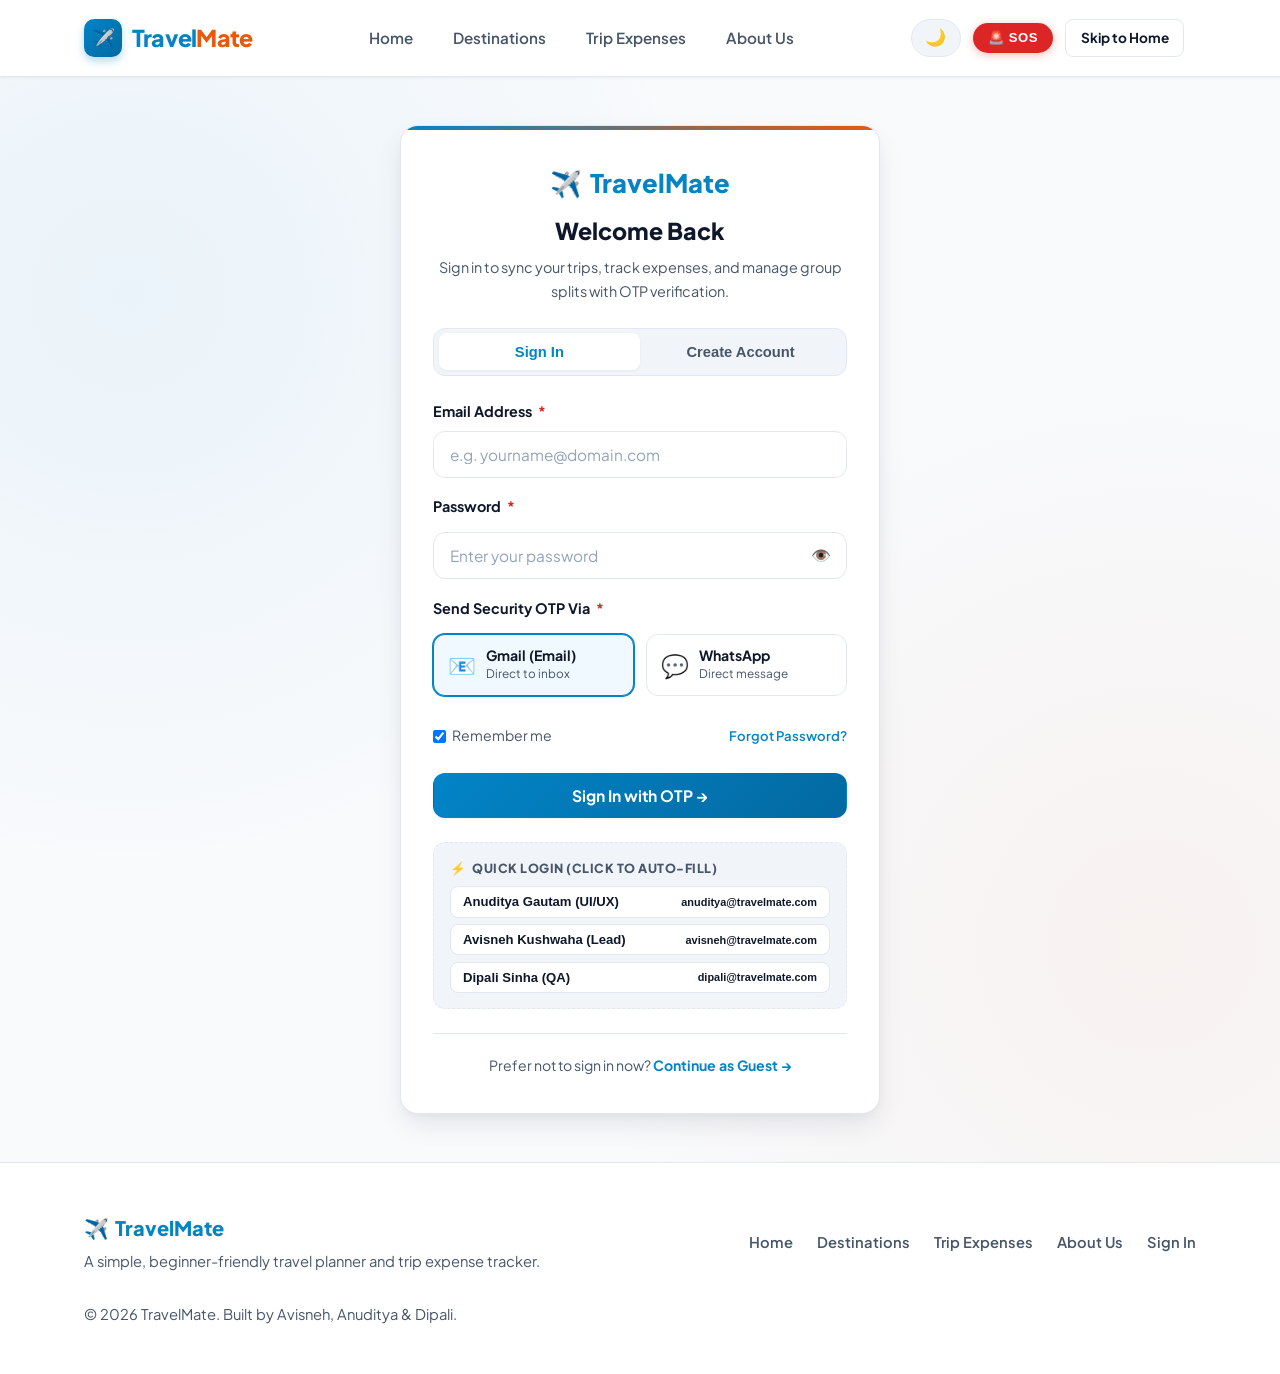
<file: login.html>
<!DOCTYPE html>
<html lang="en">
<head>
  <meta charset="UTF-8">
  <meta name="viewport" content="width=device-width, initial-scale=1.0">
  <title>Login & Sign Up - TravelMate</title>
  <!-- Google Fonts: Plus Jakarta Sans -->
  <link rel="preconnect" href="https://fonts.googleapis.com">
  <link rel="preconnect" href="https://fonts.gstatic.com" crossorigin>
  <link href="https://fonts.googleapis.com/css2?family=Plus+Jakarta+Sans:wght@400;500;600;700;800&display=swap" rel="stylesheet">
  <!-- Main Stylesheet -->
  <link rel="stylesheet" href="css/style.css">
  <script>
    (function() {
      const savedTheme = localStorage.getItem('travelMateTheme');
      if (savedTheme === 'dark' || (!savedTheme && window.matchMedia && window.matchMedia('(prefers-color-scheme: dark)').matches)) {
        document.documentElement.setAttribute('data-theme', 'dark');
      } else {
        document.documentElement.removeAttribute('data-theme');
      }
    })();
  </script>
</head>
<body>

  <!-- Navigation Bar -->
  <header class="navbar">
    <div class="container nav-container">
      <a href="index.html" class="logo">
        <div class="logo-icon-wrap">✈️</div>
        <div class="logo-text">Travel<span>Mate</span></div>
      </a>

      <!-- Mobile Menu Toggle Button -->
      <button class="menu-toggle" id="menuToggle" aria-label="Toggle Navigation">
        ☰
      </button>

      <!-- Navigation Links -->
      <nav>
        <ul class="nav-links" id="navLinks">
          <li><a href="index.html" class="nav-link">Home</a></li>
          <li><a href="destinations.html" class="nav-link">Destinations</a></li>
          <li><a href="budget.html" class="nav-link">Trip Expenses</a></li>
          <li><a href="about.html" class="nav-link">About Us</a></li>
        </ul>
      </nav>

      <!-- Nav Actions: Theme Toggle & Guest Link -->
      <div class="nav-actions-group">
        <button type="button" id="themeToggleBtn" class="btn-theme-toggle" title="Toggle Dark/Light Mode" aria-label="Toggle Dark/Light Mode">🌙</button>
        <button type="button" id="sosNavBtn" class="btn-nav-sos" title="Emergency Helplines">🚨 SOS</button>
        <a href="index.html" class="btn btn-outline btn-sm">Skip to Home</a>
      </div>
    </div>
  </header>

  <!-- Main Authentication Content -->
  <main>
    <div class="auth-wrapper">
      <div class="auth-card">
        
        <!-- Header -->
        <div class="auth-header">
          <a href="index.html" class="auth-logo">
            <span>✈️</span> TravelMate
          </a>
          <h1 class="auth-title" id="authTitle">Welcome Back</h1>
          <p class="auth-subtitle" id="authSubtitle">Sign in to sync your trips, track expenses, and manage group splits with OTP verification.</p>
        </div>

        <!-- Auth Tabs: Sign In / Create Account -->
        <div class="auth-tabs" id="authTabsNav" role="tablist">
          <button type="button" id="tabLoginBtn" class="auth-tab-btn active" role="tab" aria-selected="true">
            Sign In
          </button>
          <button type="button" id="tabSignupBtn" class="auth-tab-btn" role="tab" aria-selected="false">
            Create Account
          </button>
        </div>

        <!-- 1. SIGN IN PANEL -->
        <div id="loginPanel">
          <!-- Alert Notification -->
          <div id="loginAlert" class="alert alert-error hidden"></div>

          <!-- Login Form -->
          <form id="loginForm" class="auth-form">
            <div class="form-group">
              <label for="loginEmail" class="form-label">Email Address <span class="req">*</span></label>
              <input type="email" id="loginEmail" class="form-input" placeholder="e.g. yourname@domain.com" required autocomplete="username">
            </div>

            <div class="form-group">
              <div style="display: flex; justify-content: space-between; align-items: center; margin-bottom: 0.4rem;">
                <label for="loginPassword" class="form-label" style="margin-bottom: 0;">Password <span class="req">*</span></label>
              </div>
              <div class="password-input-wrap">
                <input type="password" id="loginPassword" class="form-input" placeholder="Enter your password" required autocomplete="current-password">
                <button type="button" class="btn-toggle-pwd" data-target="loginPassword" title="Show/Hide Password">👁️</button>
              </div>
            </div>

            <!-- OTP Method Selection for Login -->
            <div class="form-group otp-channel-selector-group">
              <label class="form-label">Send Security OTP Via <span class="req">*</span></label>
              <div class="otp-channel-radios">
                <label class="otp-channel-radio-card active" id="loginChannelGmailLabel">
                  <input type="radio" name="loginOtpChannel" value="gmail" checked>
                  <span class="channel-icon">📧</span>
                  <span class="channel-meta">
                    <strong>Gmail (Email)</strong>
                    <small>Direct to inbox</small>
                  </span>
                </label>
                <label class="otp-channel-radio-card" id="loginChannelWhatsappLabel">
                  <input type="radio" name="loginOtpChannel" value="whatsapp">
                  <span class="channel-icon">💬</span>
                  <span class="channel-meta">
                    <strong>WhatsApp</strong>
                    <small>Direct message</small>
                  </span>
                </label>
              </div>
            </div>

            <!-- WhatsApp Phone Input (if WhatsApp channel selected) -->
            <div class="form-group hidden" id="loginWhatsappWrap">
              <label for="loginWhatsappPhone" class="form-label">WhatsApp Number <span class="req">*</span></label>
              <input type="tel" id="loginWhatsappPhone" class="form-input" placeholder="e.g. +91 9876543210" autocomplete="tel">
              <span class="form-hint">Enter your WhatsApp number with country code (e.g. +91)</span>
            </div>

            <div style="display: flex; justify-content: space-between; align-items: center; font-size: 0.88rem;">
              <label style="display: flex; align-items: center; gap: 0.4rem; cursor: pointer; color: var(--text-muted);">
                <input type="checkbox" id="rememberMe" checked>
                <span>Remember me</span>
              </label>
              <a href="#" id="forgotPwdLink" style="color: var(--primary); font-size: 0.82rem; font-weight: 600;">Forgot Password?</a>
            </div>

            <button type="submit" id="loginSubmitBtn" class="btn btn-primary btn-md" style="width: 100%; margin-top: 0.5rem;">
              Sign In with OTP &rarr;
            </button>
          </form>

          <!-- Quick Test Demo Users -->
          <div class="auth-demo-box" id="authDemoBox" style="margin-top: 1.5rem;">
            <div class="auth-demo-title">
              <span>⚡</span> Quick Login (Click to Auto-fill)
            </div>
            <div class="auth-demo-grid">
              <button type="button" class="btn-demo-user" data-email="anuditya@travelmate.com" data-pwd="password123" data-name="Anuditya Gautam" data-phone="+919876543210">
                <span><strong>Anuditya Gautam</strong> (UI/UX)</span>
                <small>anuditya@travelmate.com</small>
              </button>
              <button type="button" class="btn-demo-user" data-email="avisneh@travelmate.com" data-pwd="password123" data-name="Avisneh Kushwaha" data-phone="+919876543211">
                <span><strong>Avisneh Kushwaha</strong> (Lead)</span>
                <small>avisneh@travelmate.com</small>
              </button>
              <button type="button" class="btn-demo-user" data-email="dipali@travelmate.com" data-pwd="password123" data-name="Dipali Sinha" data-phone="+919876543212">
                <span><strong>Dipali Sinha</strong> (QA)</span>
                <small>dipali@travelmate.com</small>
              </button>
            </div>
          </div>
        </div>

        <!-- 2. SIGN UP PANEL (Hidden by default) -->
        <div id="signupPanel" class="hidden">
          <!-- Alert Notification -->
          <div id="signupAlert" class="alert alert-error hidden"></div>

          <!-- Sign Up Form -->
          <form id="signupForm" class="auth-form">
            <div class="form-group">
              <label for="signupName" class="form-label">Full Name <span class="req">*</span></label>
              <input type="text" id="signupName" class="form-input" placeholder="e.g. Rahul Sharma" required autocomplete="name">
            </div>

            <div class="form-group">
              <label for="signupEmail" class="form-label">Email Address <span class="req">*</span></label>
              <input type="email" id="signupEmail" class="form-input" placeholder="e.g. rahul@example.com" required autocomplete="email">
            </div>

            <div class="form-group">
              <label for="signupRole" class="form-label">Traveler Role</label>
              <select id="signupRole" class="form-select">
                <option value="Group Expense Manager">Group Expense Manager</option>
                <option value="Backpacker">Backpacker</option>
                <option value="Solo Explorer">Solo Explorer</option>
                <option value="Team Leader">Team Leader</option>
              </select>
            </div>

            <div class="form-group">
              <label for="signupPassword" class="form-label">Create Password <span class="req">*</span></label>
              <div class="password-input-wrap">
                <input type="password" id="signupPassword" class="form-input" placeholder="Min. 6 characters" minlength="6" required autocomplete="new-password">
                <button type="button" class="btn-toggle-pwd" data-target="signupPassword" title="Show/Hide Password">👁️</button>
              </div>
            </div>

            <div class="form-group">
              <label for="signupConfirmPassword" class="form-label">Confirm Password <span class="req">*</span></label>
              <div class="password-input-wrap">
                <input type="password" id="signupConfirmPassword" class="form-input" placeholder="Re-enter password" minlength="6" required autocomplete="new-password">
                <button type="button" class="btn-toggle-pwd" data-target="signupConfirmPassword" title="Show/Hide Password">👁️</button>
              </div>
            </div>

            <!-- OTP Method Selection for Signup -->
            <div class="form-group otp-channel-selector-group">
              <label class="form-label">Verify Account Via OTP <span class="req">*</span></label>
              <div class="otp-channel-radios">
                <label class="otp-channel-radio-card active" id="signupChannelGmailLabel">
                  <input type="radio" name="signupOtpChannel" value="gmail" checked>
                  <span class="channel-icon">📧</span>
                  <span class="channel-meta">
                    <strong>Gmail (Email)</strong>
                    <small>Direct to inbox</small>
                  </span>
                </label>
                <label class="otp-channel-radio-card" id="signupChannelWhatsappLabel">
                  <input type="radio" name="signupOtpChannel" value="whatsapp">
                  <span class="channel-icon">💬</span>
                  <span class="channel-meta">
                    <strong>WhatsApp</strong>
                    <small>Direct message</small>
                  </span>
                </label>
              </div>
            </div>

            <!-- WhatsApp Phone Input for Signup (optional or required if WhatsApp chosen) -->
            <div class="form-group hidden" id="signupWhatsappWrap">
              <label for="signupWhatsappPhone" class="form-label">WhatsApp Mobile Number <span class="req">*</span></label>
              <input type="tel" id="signupWhatsappPhone" class="form-input" placeholder="e.g. +91 9876543210" autocomplete="tel">
              <span class="form-hint">Enter your 10-digit number with country code for verification</span>
            </div>

            <button type="submit" id="signupSubmitBtn" class="btn btn-primary btn-md" style="width: 100%; margin-top: 0.5rem;">
              Send OTP & Create Account &rarr;
            </button>
          </form>
        </div>

        <!-- 3. OTP VERIFICATION PANEL (Activated dynamically) -->
        <div id="otpPanel" class="hidden">
          <!-- Alert Notification -->
          <div id="otpAlert" class="alert alert-info"></div>

          <div class="otp-card-header" style="text-align: center;">
            <div class="otp-badge-icon">🔐</div>
            <h2 class="otp-panel-title" id="otpTitle">Two-Factor OTP Verification</h2>
            <p class="otp-panel-subtitle" id="otpSubtitle">
              We have sent a 6-digit verification code to <strong id="otpTargetDisplay">your Gmail</strong>.
            </p>
          </div>

          <!-- WhatsApp Web Quick-Open Box (visible if channel is WhatsApp) -->
          <div id="whatsappActionBox" class="otp-external-box hidden">
            <div class="otp-external-info">
              <span style="font-size: 1.5rem;">💬</span>
              <div>
                <strong>WhatsApp Verification Code</strong>
                <p style="font-size: 0.8rem; margin: 0; color: var(--text-muted);">
                  Tap below to open WhatsApp chat with your OTP pre-filled.
                </p>
              </div>
            </div>
            <a id="btnOpenWhatsApp" href="#" target="_blank" rel="noopener noreferrer" class="btn btn-outline btn-sm" style="color: #25D366; border-color: #25D366; white-space: nowrap;">
              Open WhatsApp &rarr;
            </a>
          </div>

          <!-- OTP Form -->
          <form id="otpForm" class="auth-form">
            <div class="form-group" style="text-align: center;">
              <label class="form-label" style="display: block; margin-bottom: 0.5rem;">
                Enter 6-Digit Code <span class="req">*</span>
              </label>
              <div class="otp-inputs-grid" id="otpInputsGrid">
                <input type="text" class="otp-digit" maxlength="1" inputmode="numeric" pattern="[0-9]" data-index="0" autofocus autocomplete="one-time-code">
                <input type="text" class="otp-digit" maxlength="1" inputmode="numeric" pattern="[0-9]" data-index="1">
                <input type="text" class="otp-digit" maxlength="1" inputmode="numeric" pattern="[0-9]" data-index="2">
                <input type="text" class="otp-digit" maxlength="1" inputmode="numeric" pattern="[0-9]" data-index="3">
                <input type="text" class="otp-digit" maxlength="1" inputmode="numeric" pattern="[0-9]" data-index="4">
                <input type="text" class="otp-digit" maxlength="1" inputmode="numeric" pattern="[0-9]" data-index="5">
              </div>
            </div>

            <div class="otp-meta-row">
              <span id="otpTimerText" style="font-size: 0.85rem; color: var(--text-muted);">
                Resend available in <strong id="otpCountdown">60</strong>s
              </span>
              <button type="button" id="btnResendOtp" class="btn-link" disabled style="font-size: 0.85rem;">
                Resend OTP
              </button>
            </div>

            <!-- Demo helper for quick testing -->
            <div class="otp-demo-helper">
              <div style="font-size: 0.82rem; color: var(--text-muted);">
                <span>💡 Evaluating project? Click to fill code instantly:</span>
              </div>
              <button type="button" id="btnAutoFillOtp" class="btn btn-sm btn-outline" style="font-size: 0.78rem; padding: 0.25rem 0.65rem; white-space: nowrap;">
                ⚡ Auto-Fill Code
              </button>
            </div>

            <button type="submit" id="btnVerifyOtpSubmit" class="btn btn-primary btn-md" style="width: 100%; margin-top: 0.5rem;">
              Verify & Complete &rarr;
            </button>

            <button type="button" id="btnCancelOtp" class="btn btn-outline btn-sm" style="width: 100%; margin-top: 0.25rem;">
              &larr; Back / Change Details
            </button>
          </form>
        </div>

        <!-- Footer Links -->
        <div class="auth-footer" id="authFooterWrap">
          <p>
            Prefer not to sign in now? 
            <a href="index.html">Continue as Guest &rarr;</a>
          </p>
        </div>

      </div>
    </div>

    <!-- Floating Interactive OTP Notification Toast -->
    <div id="otpSimulatorToast" class="otp-toast hidden" role="alert" aria-live="assertive">
      <div class="otp-toast-header">
        <div class="otp-toast-title">
          <span id="toastIcon">📧</span>
          <span id="toastChannelName">Gmail Notification</span>
        </div>
        <button type="button" id="toastCloseBtn" class="toast-close" title="Close Notification">&times;</button>
      </div>
      <div class="otp-toast-body" id="toastBody">
        <div>Your TravelMate security verification code is:</div>
        <div class="otp-toast-code-badge" id="toastCodeDisplay">123456</div>
        <div style="font-size: 0.78rem; color: var(--text-muted); margin-top: 0.35rem;">
          Click here or tap "Auto-Fill Code" to proceed.
        </div>
      </div>
    </div>

    <!-- Emergency SOS Modal -->
    <div id="sosModal" class="modal-overlay hidden" role="dialog" aria-modal="true">
      <div class="modal-box">
        <div class="modal-header">
          <h3 class="modal-title"><span>🚨</span> Emergency Tourist Helplines</h3>
          <button type="button" class="modal-close-btn" id="closeSosBtn">&times;</button>
        </div>
        <p style="font-size: 0.9rem; color: var(--text-muted); margin-bottom: 1.25rem;">
          Verified 24x7 emergency contacts across India. Tap any button to place an immediate call.
        </p>
        <div class="sos-grid">
          <div class="sos-card sos-card-primary">
            <div>
              <div class="sos-name">National Emergency</div>
              <div class="sos-sub">All-in-one Emergency</div>
            </div>
            <a href="tel:112" class="sos-btn-call">📞 112</a>
          </div>
          <div class="sos-card">
            <div>
              <div class="sos-name">Tourist Helpline</div>
              <div class="sos-sub">Ministry of Tourism (24x7)</div>
            </div>
            <a href="tel:1363" class="sos-btn-call">📞 1363</a>
          </div>
          <div class="sos-card">
            <div>
              <div class="sos-name">Police Control</div>
              <div class="sos-sub">Immediate Police Assistance</div>
            </div>
            <a href="tel:100" class="sos-btn-call">📞 100</a>
          </div>
          <div class="sos-card">
            <div>
              <div class="sos-name">Ambulance / Medical</div>
              <div class="sos-sub">Emergency Medical Care</div>
            </div>
            <a href="tel:108" class="sos-btn-call">📞 108</a>
          </div>
          <div class="sos-card">
            <div>
              <div class="sos-name">Women Safety</div>
              <div class="sos-sub">National Women Helpline</div>
            </div>
            <a href="tel:1091" class="sos-btn-call">📞 1091</a>
          </div>
          <div class="sos-card">
            <div>
              <div class="sos-name">Highway Emergency</div>
              <div class="sos-sub">NHAI Road Assistance</div>
            </div>
            <a href="tel:1033" class="sos-btn-call">📞 1033</a>
          </div>
        </div>
      </div>
    </div>

    <!-- Password Reset Modal -->
    <div id="forgotPwdModal" class="modal-overlay hidden" role="dialog" aria-modal="true">
      <div class="modal-box">
        <div class="modal-header">
          <h3 class="modal-title"><span>🔐</span> Reset Your Password</h3>
          <button type="button" class="modal-close-btn" id="closeForgotPwdBtn">&times;</button>
        </div>
        <p style="font-size: 0.9rem; color: var(--text-muted); margin-bottom: 1.25rem;">
          Enter your registered email address and your new password to reset your account credentials.
        </p>
        <div id="resetPwdAlert" class="alert alert-error hidden" style="margin-bottom: 1rem;"></div>
        <form id="resetPwdForm" class="auth-form">
          <div class="form-group">
            <label for="resetEmail" class="form-label">Registered Email Address <span class="req">*</span></label>
            <input type="email" id="resetEmail" class="form-input" placeholder="e.g. yourname@domain.com" required>
          </div>
          <div class="form-group">
            <label for="newPassword" class="form-label">New Password <span class="req">*</span></label>
            <div class="password-input-wrap">
              <input type="password" id="newPassword" class="form-input" placeholder="Min. 6 characters" minlength="6" required>
              <button type="button" class="btn-toggle-pwd" data-target="newPassword" title="Show/Hide Password">👁️</button>
            </div>
          </div>
          <div class="form-group">
            <label for="confirmNewPassword" class="form-label">Confirm New Password <span class="req">*</span></label>
            <div class="password-input-wrap">
              <input type="password" id="confirmNewPassword" class="form-input" placeholder="Re-enter new password" minlength="6" required>
              <button type="button" class="btn-toggle-pwd" data-target="confirmNewPassword" title="Show/Hide Password">👁️</button>
            </div>
          </div>
          <button type="submit" class="btn btn-primary btn-md" style="width: 100%; margin-top: 0.5rem;">
            Update Password &rarr;
          </button>
        </form>
      </div>
    </div>
  </main>

  <!-- Footer -->
  <footer class="footer">
    <div class="container footer-content">
      <div>
        <div class="footer-logo">
          <span>✈️</span> TravelMate
        </div>
        <p>A simple, beginner-friendly travel planner and trip expense tracker.</p>
      </div>
      <ul class="footer-links">
        <li><a href="index.html">Home</a></li>
        <li><a href="destinations.html">Destinations</a></li>
        <li><a href="budget.html">Trip Expenses</a></li>
        <li><a href="about.html">About Us</a></li>
        <li><a href="login.html">Sign In</a></li>
      </ul>
      <div>
        <p>&copy; 2026 TravelMate. Built by Avisneh, Anuditya & Dipali.</p>
      </div>
    </div>
  </footer>

  <!-- Main JavaScript File -->
  <script src="js/script.js"></script>
</body>
</html>
</file>
<file: css/style.css>
/* ===================================================
   TravelMate - Modern Travel Planning Website
   Polished College Mini-Project Stylesheet
   =================================================== */

@import url('https://fonts.googleapis.com/css2?family=Plus+Jakarta+Sans:wght@400;500;600;700;800&display=swap');

/* CSS Variables (Design Tokens) */
:root {
  /* Brand Colors */
  --primary: #0284c7;             /* Sky/Ocean Blue */
  --primary-hover: #0369a1;
  --primary-light: #f0f9ff;
  --primary-glow: rgba(2, 132, 199, 0.15);
  
  --secondary: #ea580c;           /* Warm Sunset Coral/Orange */
  --secondary-hover: #c2410c;
  --secondary-light: #fff7ed;
  
  --accent: #059669;              /* Emerald for settlements / positive balance */
  --accent-light: #ecfdf5;

  /* Neutrals & Surfaces */
  --bg-page: #f8fafc;             /* Slate 50 */
  --bg-card: #ffffff;
  --bg-subtle: #f1f5f9;           /* Slate 100 */
  --bg-input: #ffffff;
  
  /* Text */
  --text-main: #0f172a;           /* Slate 900 */
  --text-muted: #475569;          /* Slate 600 - high contrast */
  --text-light: #94a3b8;          /* Slate 400 */
  
  /* Borders */
  --border: #e2e8f0;              /* Slate 200 */
  --border-color: #e2e8f0;
  --border-hover: #cbd5e1;
  --border-focus: #38bdf8;
  
  /* Feedback */
  --error: #dc2626;
  --error-bg: #fef2f2;
  --error-border: #fecaca;
  --success: #059669;
  --success-bg: #ecfdf5;
  --success-border: #a7f3d0;
  --info: #0284c7;
  --info-bg: #f0f9ff;
  --info-border: #bae6fd;
  
  /* Radii */
  --radius-sm: 8px;
  --radius-md: 12px;
  --radius-lg: 18px;
  --radius-full: 9999px;
  
  /* Shadows */
  --shadow-sm: 0 1px 3px 0 rgba(15, 23, 42, 0.05);
  --shadow-md: 0 4px 12px -2px rgba(15, 23, 42, 0.07), 0 2px 4px -1px rgba(15, 23, 42, 0.04);
  --shadow-lg: 0 12px 28px -4px rgba(15, 23, 42, 0.1), 0 4px 8px -2px rgba(15, 23, 42, 0.04);
  --shadow-primary: 0 10px 20px -3px rgba(2, 132, 199, 0.25);
  
  /* Transitions */
  --transition: all 0.22s cubic-bezier(0.4, 0, 0.2, 1);
  --max-width: 1160px;
}

/* ===================================================
   Dark Mode Theme System
   =================================================== */
[data-theme="dark"] {
  --bg-page: #0b1329;             /* Deep midnight slate */
  --bg-card: #152238;             /* Elevated dark surface */
  --bg-subtle: #1c2e4a;           /* Secondary dark surface */
  --bg-input: #101c30;            /* Dark input field */
  
  --text-main: #f8fafc;           /* Crisp bright text */
  --text-muted: #94a3b8;          /* Slate 400 */
  --text-light: #64748b;          /* Slate 500 */
  
  --border: #233554;              /* Slate border */
  --border-color: #233554;
  --border-hover: #3b5278;
  --border-focus: #38bdf8;
  
  --primary-light: rgba(2, 132, 199, 0.22);
  --secondary-light: rgba(234, 88, 12, 0.22);
  --accent-light: rgba(5, 150, 105, 0.22);
  
  --error: #f87171;
  --error-bg: rgba(220, 38, 38, 0.18);
  --error-border: #991b1b;
  --success: #34d399;
  --success-bg: rgba(5, 150, 105, 0.18);
  --success-border: #065f46;
  --info: #38bdf8;
  --info-bg: rgba(2, 132, 199, 0.18);
  --info-border: #0284c7;
  
  --shadow-sm: 0 1px 3px 0 rgba(0, 0, 0, 0.4);
  --shadow-md: 0 4px 12px -2px rgba(0, 0, 0, 0.5);
  --shadow-lg: 0 12px 28px -4px rgba(0, 0, 0, 0.65);
}

[data-theme="dark"] .navbar {
  background-color: rgba(15, 23, 42, 0.94);
  border-bottom: 1px solid var(--border);
}
[data-theme="dark"] .nav-links {
  background-color: #152238;
}
[data-theme="dark"] .nav-link {
  color: #cbd5e1;
}
[data-theme="dark"] .nav-link:hover,
[data-theme="dark"] .nav-link.active {
  color: #38bdf8;
}
[data-theme="dark"] .feature-card,
[data-theme="dark"] .destination-card,
[data-theme="dark"] .team-card,
[data-theme="dark"] .tracker-panel,
[data-theme="dark"] .metric-card,
[data-theme="dark"] .trip-card,
[data-theme="dark"] .settlement-card,
[data-theme="dark"] .print-actions-bar,
[data-theme="dark"] .about-intro-card,
[data-theme="dark"] .checklist-card,
[data-theme="dark"] .budget-meter-card,
[data-theme="dark"] .category-analytics-card,
[data-theme="dark"] .itinerary-card,
[data-theme="dark"] .currency-widget-card,
[data-theme="dark"] .modal-box {
  background-color: var(--bg-card);
  border-color: var(--border);
}
[data-theme="dark"] .form-input,
[data-theme="dark"] .form-select,
[data-theme="dark"] .dest-search-input {
  background-color: var(--bg-input);
  color: var(--text-main);
  border-color: var(--border);
}

[data-theme="dark"] .form-input:focus,
[data-theme="dark"] .form-select:focus,
[data-theme="dark"] .dest-search-input:focus {
  background-color: var(--bg-input) !important;
  color: var(--text-main) !important;
  border-color: var(--primary);
  box-shadow: 0 0 0 4px rgba(2, 132, 199, 0.25);
}

[data-theme="dark"] .trip-card.active {
  background: linear-gradient(180deg, #1c2e4a 0%, #152238 60%) !important;
  border-color: var(--primary) !important;
  box-shadow: 0 0 0 2px var(--primary-light), var(--shadow-md) !important;
}

[data-theme="dark"] .active-trip-banner {
  background: linear-gradient(135deg, #10223d 0%, #172a46 100%) !important;
  border-color: #0284c7 !important;
}

[data-theme="dark"] .pair-settlement-item {
  background: linear-gradient(135deg, #23201d 0%, #1c2638 100%) !important;
  border-color: #78350f !important;
}

[data-theme="dark"] .pair-settlement-item.settled-clean {
  background: rgba(5, 150, 105, 0.15) !important;
  border-color: #065f46 !important;
}

[data-theme="dark"] .pair-amount {
  background-color: #1a2a44 !important;
  color: #f8fafc !important;
  border-color: var(--border) !important;
}

[data-theme="dark"] .member-chip {
  background-color: #1a2a44 !important;
  border-color: var(--border) !important;
  color: #f8fafc !important;
}

[data-theme="dark"] .settlement-card.receive {
  background-color: rgba(5, 150, 105, 0.15) !important;
  border-left-color: var(--accent) !important;
}

[data-theme="dark"] .settlement-card.pay {
  background-color: rgba(234, 88, 12, 0.15) !important;
  border-left-color: var(--secondary) !important;
}

[data-theme="dark"] .btn-demo-reset {
  background-color: rgba(220, 38, 38, 0.15) !important;
  border-color: #7f1d1d !important;
  color: #f87171 !important;
}

[data-theme="dark"] .btn-demo-reset:hover {
  background-color: rgba(220, 38, 38, 0.25) !important;
  border-color: #ef4444 !important;
}

[data-theme="dark"] .expense-table th {
  background-color: #1a2a44;
  color: #cbd5e1;
  border-color: var(--border);
}
[data-theme="dark"] .expense-table td {
  border-color: var(--border);
  color: var(--text-main);
}
[data-theme="dark"] .category-dist-bar {
  background-color: #1e293b;
}
[data-theme="dark"] .category-card {
  background-color: #1a2a44;
}
[data-theme="dark"] .checklist-item {
  background-color: #1a2a44;
  border-color: var(--border);
}
[data-theme="dark"] .checklist-item:hover {
  background-color: #1e314f !important;
  border-color: var(--border-hover) !important;
}
[data-theme="dark"] .checklist-item.done {
  background-color: rgba(5, 150, 105, 0.15);
  border-color: #065f46;
}
[data-theme="dark"] .footer {
  background-color: #070d1d;
  border-top: 1px solid var(--border);
}
[data-theme="dark"] .demo-banner {
  background: linear-gradient(135deg, rgba(5, 150, 105, 0.15) 0%, rgba(2, 132, 199, 0.15) 100%);
  border-color: #059669;
}
[data-theme="dark"] .demo-banner-title {
  color: #34d399;
}
[data-theme="dark"] .demo-banner-desc {
  color: #a7f3d0;
}
[data-theme="dark"] .filter-pill {
  background-color: #152238;
  color: #cbd5e1;
  border-color: var(--border);
}

/* Homepage Dark Mode Overrides */
[data-theme="dark"] .hero {
  background: 
    linear-gradient(180deg, rgba(11, 19, 41, 0.94) 0%, rgba(15, 23, 42, 0.98) 100%),
    url('https://images.unsplash.com/photo-1488646953014-85cb44e25828?w=1600&auto=format&fit=crop&q=80') center/cover no-repeat;
  border-bottom-color: var(--border);
}

[data-theme="dark"] .hero-badge {
  background-color: var(--bg-card);
  border-color: var(--border);
  color: #38bdf8;
}

[data-theme="dark"] .hero-stats {
  background-color: rgba(21, 34, 56, 0.9);
  border-color: var(--border);
  color: #94a3b8;
}

[data-theme="dark"] .hero-stat-item strong {
  color: #f8fafc;
}

[data-theme="dark"] .btn-outline {
  background-color: var(--bg-card);
  border-color: var(--border);
  color: var(--text-main);
}

[data-theme="dark"] .btn-outline:hover {
  background-color: var(--primary-light);
  border-color: var(--primary);
  color: #38bdf8;
}

[data-theme="dark"] .btn-outline-danger {
  background-color: var(--bg-card);
  border-color: #7f1d1d;
  color: #f87171;
}

[data-theme="dark"] .btn-outline-danger:hover {
  background-color: rgba(220, 38, 38, 0.2);
  border-color: #ef4444;
}

[data-theme="dark"] .section-tag {
  background-color: var(--primary-light);
  color: #38bdf8;
}

[data-theme="dark"] .feature-card {
  background-color: var(--bg-card);
  border-color: var(--border);
}

[data-theme="dark"] .feature-icon-wrap {
  background-color: var(--primary-light);
  color: #38bdf8;
}

[data-theme="dark"] .feature-link {
  color: #38bdf8;
}

[data-theme="dark"] .feature-link:hover {
  color: #7dd3fc;
}

[data-theme="dark"] .sos-card {
  background-color: var(--bg-card);
  border-color: var(--border);
}

[data-theme="dark"] .sos-sub {
  color: var(--text-muted);
}

/* Base & Reset */
*, *::before, *::after {
  box-sizing: border-box;
  margin: 0;
  padding: 0;
}

html {
  scroll-behavior: smooth;
  font-size: 16px;
}

body {
  font-family: 'Plus Jakarta Sans', -apple-system, BlinkMacSystemFont, "Segoe UI", Roboto, sans-serif;
  color: var(--text-main);
  background-color: var(--bg-page);
  line-height: 1.65;
  min-height: 100vh;
  display: flex;
  flex-direction: column;
  -webkit-font-smoothing: antialiased;
}

main {
  flex: 1;
}

a {
  color: inherit;
  text-decoration: none;
}

img {
  max-width: 100%;
  height: auto;
  display: block;
}

/* Container */
.container {
  width: 100%;
  max-width: var(--max-width);
  margin: 0 auto;
  padding: 0 1.5rem;
}

/* Section Header Typography */
.section-header {
  text-align: center;
  margin-bottom: 2.75rem;
}

.section-tag {
  display: inline-flex;
  align-items: center;
  gap: 0.4rem;
  font-size: 0.82rem;
  font-weight: 700;
  text-transform: uppercase;
  letter-spacing: 0.75px;
  color: var(--primary);
  background-color: var(--primary-light);
  padding: 0.35rem 0.85rem;
  border-radius: var(--radius-full);
  margin-bottom: 0.75rem;
}

.section-title {
  font-size: 2.25rem;
  font-weight: 800;
  color: var(--text-main);
  letter-spacing: -0.025em;
  margin-bottom: 0.6rem;
  line-height: 1.25;
}

.section-subtitle {
  font-size: 1.1rem;
  color: var(--text-muted);
  max-width: 620px;
  margin: 0 auto;
  font-weight: 400;
}

/* ===================================================
   Navigation Bar
   =================================================== */
.navbar {
  background-color: rgba(255, 255, 255, 0.95);
  backdrop-filter: blur(12px);
  -webkit-backdrop-filter: blur(12px);
  border-bottom: 1px solid var(--border);
  position: sticky;
  top: 0;
  z-index: 100;
  box-shadow: var(--shadow-sm);
  transition: var(--transition);
}

.nav-container {
  display: flex;
  align-items: center;
  justify-content: space-between;
  height: 76px;
}

.logo {
  display: flex;
  align-items: center;
  gap: 0.6rem;
  font-size: 1.45rem;
  font-weight: 800;
  color: var(--primary);
  letter-spacing: -0.03em;
  transition: var(--transition);
}

.logo:hover {
  opacity: 0.9;
  transform: translateY(-1px);
}

.logo-icon-wrap {
  width: 38px;
  height: 38px;
  border-radius: 10px;
  background: linear-gradient(135deg, var(--primary) 0%, var(--primary-hover) 100%);
  color: #ffffff;
  display: flex;
  align-items: center;
  justify-content: center;
  font-size: 1.15rem;
  box-shadow: 0 4px 8px rgba(2, 132, 199, 0.3);
}

.logo-text span {
  color: var(--secondary);
}

.nav-links {
  display: flex;
  list-style: none;
  gap: 0.5rem;
  align-items: center;
}

.nav-link {
  font-size: 0.95rem;
  font-weight: 600;
  color: var(--text-muted);
  padding: 0.55rem 1rem;
  border-radius: var(--radius-sm);
  transition: var(--transition);
}

.nav-link:hover {
  color: var(--primary);
  background-color: var(--primary-light);
}

.nav-link.active {
  color: var(--primary);
  background-color: var(--primary-light);
  font-weight: 700;
}

.menu-toggle {
  display: none;
  background: none;
  border: 1px solid var(--border);
  border-radius: var(--radius-sm);
  padding: 0.5rem 0.75rem;
  cursor: pointer;
  color: var(--text-main);
  font-size: 1.25rem;
  transition: var(--transition);
}

.menu-toggle:hover {
  background-color: var(--bg-subtle);
}

/* ===================================================
   Buttons
   =================================================== */
.btn {
  display: inline-flex;
  align-items: center;
  justify-content: center;
  gap: 0.5rem;
  font-size: 0.98rem;
  font-weight: 700;
  padding: 0.75rem 1.6rem;
  border-radius: var(--radius-md);
  border: 1px solid transparent;
  cursor: pointer;
  transition: var(--transition);
  text-align: center;
  font-family: inherit;
}

.btn-primary {
  background: linear-gradient(135deg, var(--primary) 0%, var(--primary-hover) 100%);
  color: #ffffff;
  box-shadow: var(--shadow-sm);
}

.btn-primary:hover {
  transform: translateY(-2px);
  box-shadow: var(--shadow-primary);
}

.btn-secondary {
  background: linear-gradient(135deg, var(--secondary) 0%, var(--secondary-hover) 100%);
  color: #ffffff;
  box-shadow: var(--shadow-sm);
}

.btn-secondary:hover {
  transform: translateY(-2px);
  box-shadow: 0 10px 20px -3px rgba(234, 88, 12, 0.25);
}

.btn-outline {
  background-color: #ffffff;
  border-color: var(--border);
  color: var(--text-main);
}

.btn-outline:hover {
  border-color: var(--primary);
  color: var(--primary);
  background-color: var(--primary-light);
  transform: translateY(-2px);
}

.btn-outline-danger {
  background-color: #ffffff;
  border-color: var(--error-border);
  color: var(--error);
}

.btn-outline-danger:hover {
  background-color: var(--error-bg);
  border-color: var(--error);
}

.btn-sm {
  padding: 0.45rem 0.9rem;
  font-size: 0.85rem;
  border-radius: var(--radius-sm);
}

.btn-lg {
  padding: 0.95rem 2rem;
  font-size: 1.08rem;
  border-radius: var(--radius-md);
}

/* ===================================================
   Home Page Hero & Features
   =================================================== */
.hero {
  position: relative;
  padding: 5.5rem 0 4.5rem;
  background: 
    linear-gradient(180deg, rgba(240, 249, 255, 0.92) 0%, rgba(248, 250, 252, 0.96) 100%),
    url('https://images.unsplash.com/photo-1488646953014-85cb44e25828?w=1600&auto=format&fit=crop&q=80') center/cover no-repeat;
  text-align: center;
  border-bottom: 1px solid var(--border);
}

.hero-content {
  max-width: 780px;
  margin: 0 auto;
}

.hero-badge {
  display: inline-flex;
  align-items: center;
  gap: 0.5rem;
  padding: 0.45rem 1.1rem;
  background-color: #ffffff;
  border: 1px solid #bae6fd;
  color: var(--primary-hover);
  border-radius: var(--radius-full);
  font-size: 0.88rem;
  font-weight: 700;
  margin-bottom: 1.5rem;
  box-shadow: var(--shadow-sm);
}

.hero-title {
  font-size: 3.25rem;
  font-weight: 800;
  letter-spacing: -0.035em;
  color: var(--text-main);
  margin-bottom: 1.25rem;
  line-height: 1.18;
}

.hero-title span {
  background: linear-gradient(135deg, var(--primary) 0%, #0284c7 50%, var(--secondary) 100%);
  -webkit-background-clip: text;
  -webkit-text-fill-color: transparent;
}

.hero-desc {
  font-size: 1.25rem;
  color: var(--text-muted);
  max-width: 650px;
  margin: 0 auto 2.25rem;
  line-height: 1.6;
}

.hero-actions {
  display: flex;
  gap: 1.1rem;
  justify-content: center;
  flex-wrap: wrap;
  margin-bottom: 2.5rem;
}

.hero-stats {
  display: inline-flex;
  align-items: center;
  gap: 1.75rem;
  padding: 0.75rem 1.75rem;
  background-color: rgba(255, 255, 255, 0.8);
  backdrop-filter: blur(8px);
  border: 1px solid var(--border);
  border-radius: var(--radius-full);
  font-size: 0.9rem;
  color: var(--text-muted);
  box-shadow: var(--shadow-sm);
}

.hero-stat-item {
  display: flex;
  align-items: center;
  gap: 0.4rem;
  font-weight: 600;
}

.hero-stat-item strong {
  color: var(--text-main);
}

/* Features Section */
.features-section {
  padding: 4.5rem 0 5.5rem;
}

.features-grid {
  display: grid;
  grid-template-columns: repeat(auto-fit, minmax(300px, 1fr));
  gap: 2rem;
}

.feature-card {
  background-color: var(--bg-card);
  padding: 2.25rem;
  border-radius: var(--radius-lg);
  border: 1px solid var(--border);
  box-shadow: var(--shadow-sm);
  transition: var(--transition);
  display: flex;
  flex-direction: column;
  position: relative;
  overflow: hidden;
}

.feature-card::before {
  content: "";
  position: absolute;
  top: 0;
  left: 0;
  right: 0;
  height: 4px;
  background: linear-gradient(90deg, var(--primary) 0%, var(--secondary) 100%);
  opacity: 0;
  transition: var(--transition);
}

.feature-card:hover {
  transform: translateY(-6px);
  box-shadow: var(--shadow-lg);
  border-color: #cbd5e1;
}

.feature-card:hover::before {
  opacity: 1;
}

.feature-icon-wrap {
  width: 56px;
  height: 56px;
  border-radius: var(--radius-md);
  background-color: var(--primary-light);
  color: var(--primary);
  display: flex;
  align-items: center;
  justify-content: center;
  font-size: 1.75rem;
  margin-bottom: 1.5rem;
  border: 1px solid #e0f2fe;
}

.feature-title {
  font-size: 1.35rem;
  font-weight: 700;
  color: var(--text-main);
  margin-bottom: 0.6rem;
  letter-spacing: -0.015em;
}

.feature-desc {
  color: var(--text-muted);
  font-size: 0.98rem;
  margin-bottom: 1.5rem;
  flex: 1;
  line-height: 1.6;
}

.feature-link {
  display: inline-flex;
  align-items: center;
  gap: 0.4rem;
  color: var(--primary);
  font-weight: 700;
  font-size: 0.95rem;
  transition: var(--transition);
}

.feature-link:hover {
  color: var(--primary-hover);
  transform: translateX(3px);
}

/* ===================================================
   Destinations Page
   =================================================== */
.destinations-section {
  padding: 4rem 0 5.5rem;
}

.destinations-grid {
  display: grid;
  grid-template-columns: repeat(auto-fill, minmax(340px, 1fr));
  gap: 2.25rem;
}

.destination-card {
  background-color: var(--bg-card);
  border-radius: var(--radius-lg);
  border: 1px solid var(--border);
  overflow: hidden;
  box-shadow: var(--shadow-sm);
  transition: var(--transition);
  display: flex;
  flex-direction: column;
}

.destination-card:hover {
  transform: translateY(-6px);
  box-shadow: var(--shadow-lg);
  border-color: #cbd5e1;
}

.destination-image-wrapper {
  position: relative;
  width: 100%;
  height: 225px;
  background-color: #e2e8f0;
  overflow: hidden;
}

.destination-image {
  width: 100%;
  height: 100%;
  object-fit: cover;
  transition: transform 0.45s cubic-bezier(0.4, 0, 0.2, 1);
}

.destination-card:hover .destination-image {
  transform: scale(1.06);
}

.destination-badge {
  position: absolute;
  top: 1rem;
  right: 1rem;
  background-color: rgba(15, 23, 42, 0.85);
  backdrop-filter: blur(6px);
  -webkit-backdrop-filter: blur(6px);
  color: #ffffff;
  padding: 0.35rem 0.85rem;
  border-radius: var(--radius-full);
  font-size: 0.78rem;
  font-weight: 700;
  letter-spacing: 0.3px;
  box-shadow: 0 2px 6px rgba(0,0,0,0.2);
}

.destination-content {
  padding: 1.75rem;
  display: flex;
  flex-direction: column;
  flex: 1;
}

.destination-name {
  font-size: 1.45rem;
  font-weight: 800;
  color: var(--text-main);
  margin-bottom: 0.45rem;
  letter-spacing: -0.02em;
}

.destination-desc {
  color: var(--text-muted);
  font-size: 0.95rem;
  margin-bottom: 1.5rem;
  flex: 1;
  line-height: 1.6;
}

.destination-footer {
  display: flex;
  align-items: center;
  justify-content: space-between;
  padding-top: 1.25rem;
  border-top: 1px solid var(--border);
}

.destination-budget-label {
  font-size: 0.75rem;
  color: var(--text-muted);
  text-transform: uppercase;
  font-weight: 700;
  letter-spacing: 0.6px;
  margin-bottom: 0.15rem;
}

.destination-budget-val {
  font-size: 1.15rem;
  font-weight: 800;
  color: var(--primary);
}

/* ===================================================
   Trip Expenses Tracker & Splitter Styles
   =================================================== */
.expense-tracker-section {
  padding: 3.5rem 0 5.5rem;
}

.tracker-layout {
  display: flex;
  flex-direction: column;
  gap: 2.5rem;
}

/* Generic Panel Card */
.tracker-panel {
  background-color: var(--bg-card);
  border-radius: var(--radius-lg);
  border: 1px solid var(--border);
  box-shadow: var(--shadow-sm);
  padding: 2.25rem;
}

.panel-header {
  border-bottom: 1px solid var(--border);
  padding-bottom: 1.25rem;
  margin-bottom: 1.75rem;
  display: flex;
  align-items: center;
  justify-content: space-between;
  flex-wrap: wrap;
  gap: 1rem;
}

.panel-tag {
  font-size: 0.75rem;
  font-weight: 800;
  text-transform: uppercase;
  letter-spacing: 0.75px;
  color: var(--primary);
  display: inline-block;
  margin-bottom: 0.35rem;
}

.panel-title {
  font-size: 1.45rem;
  font-weight: 800;
  color: var(--text-main);
  letter-spacing: -0.02em;
}

.panel-desc {
  font-size: 0.9rem;
  color: var(--text-muted);
  margin-top: 0.25rem;
}

/* ===================================================
   My Trips Dashboard
   =================================================== */
.my-trips-section {
  background-color: var(--bg-card);
  border-radius: var(--radius-lg);
  border: 1px solid var(--border);
  box-shadow: var(--shadow-sm);
  padding: 2rem;
  margin-bottom: 2rem;
}

.my-trips-header {
  display: flex;
  align-items: center;
  justify-content: space-between;
  flex-wrap: wrap;
  gap: 1rem;
  padding-bottom: 1.25rem;
  border-bottom: 1px solid var(--border);
  margin-bottom: 1.5rem;
}

.my-trips-grid {
  display: grid;
  grid-template-columns: repeat(auto-fill, minmax(300px, 1fr));
  gap: 1.5rem;
}

.trip-card {
  background-color: #ffffff;
  border-radius: var(--radius-md);
  border: 1.5px solid var(--border);
  box-shadow: var(--shadow-sm);
  padding: 1.5rem;
  display: flex;
  flex-direction: column;
  gap: 1rem;
  position: relative;
  transition: var(--transition);
}

.trip-card:hover {
  transform: translateY(-3px);
  box-shadow: var(--shadow-md);
  border-color: #cbd5e1;
}

.trip-card.active {
  border-color: var(--primary);
  box-shadow: 0 0 0 2px var(--primary-light), var(--shadow-md);
  background: linear-gradient(180deg, #f0f9ff 0%, #ffffff 40%);
}

.trip-card-header {
  display: flex;
  align-items: flex-start;
  justify-content: space-between;
  gap: 0.5rem;
}

.trip-card-title {
  font-size: 1.25rem;
  font-weight: 800;
  color: var(--text-main);
  letter-spacing: -0.01em;
  margin-bottom: 0.25rem;
}

.trip-badge-active {
  display: inline-flex;
  align-items: center;
  gap: 0.3rem;
  background-color: var(--primary);
  color: #ffffff;
  font-size: 0.72rem;
  font-weight: 800;
  text-transform: uppercase;
  letter-spacing: 0.5px;
  padding: 0.25rem 0.6rem;
  border-radius: var(--radius-full);
}

.trip-badge-dest {
  display: inline-flex;
  align-items: center;
  gap: 0.25rem;
  background-color: var(--bg-subtle);
  color: var(--text-muted);
  font-size: 0.75rem;
  font-weight: 700;
  padding: 0.2rem 0.55rem;
  border-radius: var(--radius-full);
  border: 1px solid var(--border);
}

.trip-card-members {
  font-size: 0.85rem;
  color: var(--text-muted);
  display: flex;
  flex-direction: column;
  gap: 0.25rem;
}

.trip-members-chips {
  display: flex;
  flex-wrap: wrap;
  gap: 0.35rem;
  margin-top: 0.25rem;
}

.trip-member-tag {
  font-size: 0.75rem;
  font-weight: 600;
  background-color: var(--bg-subtle);
  border: 1px solid var(--border);
  padding: 0.15rem 0.5rem;
  border-radius: var(--radius-sm);
  color: var(--text-main);
}

.trip-card-stats {
  display: flex;
  justify-content: space-between;
  align-items: center;
  padding: 0.75rem 1rem;
  background-color: var(--bg-subtle);
  border-radius: var(--radius-sm);
  border: 1px solid var(--border);
}

.trip-card-total-label {
  font-size: 0.75rem;
  font-weight: 700;
  text-transform: uppercase;
  letter-spacing: 0.5px;
  color: var(--text-muted);
}

.trip-card-total-val {
  font-size: 1.15rem;
  font-weight: 800;
  color: var(--primary);
}

.trip-card-actions {
  display: flex;
  gap: 0.5rem;
  margin-top: auto;
  padding-top: 0.5rem;
}

.trip-card-actions .btn {
  flex: 1;
}

.empty-trips-card {
  grid-column: 1 / -1;
  text-align: center;
  padding: 3rem 1.5rem;
  background-color: var(--bg-subtle);
  border-radius: var(--radius-md);
  border: 1.5px dashed var(--border);
  color: var(--text-muted);
}

.destination-badge-inline {
  display: inline-flex;
  align-items: center;
  gap: 0.3rem;
  background-color: #e0f2fe;
  color: #0369a1;
  border: 1px solid #7dd3fc;
  padding: 0.2rem 0.65rem;
  border-radius: var(--radius-full);
  font-size: 0.8rem;
  font-weight: 700;
  vertical-align: middle;
  margin-left: 0.5rem;
}

/* Pair-wise Direct Settlements */
.pair-settlement-list {
  display: grid;
  grid-template-columns: repeat(auto-fit, minmax(280px, 1fr));
  gap: 0.85rem;
}

.pair-settlement-item {
  display: flex;
  align-items: center;
  justify-content: space-between;
  gap: 0.75rem;
  padding: 1rem 1.25rem;
  background-color: #ffffff;
  border-radius: var(--radius-md);
  border: 1.5px solid #fed7aa;
  background: linear-gradient(135deg, #fffbeb 0%, #fff7ed 100%);
  box-shadow: var(--shadow-sm);
}

.pair-settlement-item.settled-clean {
  background: #f0fdf4;
  border-color: #bbf7d0;
}

.pair-settlement-desc {
  display: flex;
  align-items: center;
  gap: 0.5rem;
  font-weight: 700;
  font-size: 0.95rem;
  color: var(--text-main);
  flex-wrap: wrap;
}

.pair-debtor {
  color: var(--secondary);
  font-weight: 800;
}

.pair-creditor {
  color: var(--accent);
  font-weight: 800;
}

.pair-arrow {
  color: var(--text-muted);
  font-size: 1.1rem;
}

.pair-amount {
  font-size: 1.1rem;
  font-weight: 800;
  color: var(--text-main);
  background-color: #ffffff;
  padding: 0.25rem 0.65rem;
  border-radius: var(--radius-sm);
  border: 1px solid rgba(0, 0, 0, 0.08);
  white-space: nowrap;
}

/* Active Trip Banner */
.active-trip-banner {
  background: linear-gradient(135deg, #f0f9ff 0%, #e0f2fe 100%);
  border: 1.5px solid #bae6fd;
  border-radius: var(--radius-md);
  padding: 1.5rem 1.75rem;
  display: flex;
  align-items: center;
  justify-content: space-between;
  flex-wrap: wrap;
  gap: 1rem;
  margin-bottom: 2rem;
}

.active-trip-info {
  display: flex;
  flex-direction: column;
  gap: 0.4rem;
}

.active-trip-label {
  font-size: 0.78rem;
  font-weight: 800;
  text-transform: uppercase;
  letter-spacing: 0.6px;
  color: var(--primary-hover);
}

.active-trip-title {
  font-size: 1.6rem;
  font-weight: 800;
  color: var(--text-main);
}

.active-members-list {
  display: flex;
  align-items: center;
  gap: 0.5rem;
  flex-wrap: wrap;
  margin-top: 0.35rem;
}

.member-chip {
  display: inline-flex;
  align-items: center;
  gap: 0.4rem;
  background-color: #ffffff;
  border: 1px solid #7dd3fc;
  color: var(--text-main);
  padding: 0.3rem 0.75rem;
  border-radius: var(--radius-full);
  font-size: 0.85rem;
  font-weight: 700;
  box-shadow: 0 1px 2px rgba(0, 0, 0, 0.04);
}

.member-chip-avatar {
  width: 20px;
  height: 20px;
  border-radius: 50%;
  background-color: var(--primary);
  color: #ffffff;
  display: inline-flex;
  align-items: center;
  justify-content: center;
  font-size: 0.7rem;
  font-weight: 800;
}

/* Dynamic Member Inputs Grid */
.member-inputs-grid {
  display: grid;
  grid-template-columns: repeat(auto-fit, minmax(220px, 1fr));
  gap: 1rem;
  margin: 1.25rem 0 1.75rem;
}

/* Forms */
.form-grid {
  display: grid;
  grid-template-columns: repeat(auto-fit, minmax(220px, 1fr));
  gap: 1.25rem;
  margin-bottom: 1.75rem;
}

.form-group {
  display: flex;
  flex-direction: column;
  gap: 0.45rem;
}

.form-group.full-width {
  grid-column: 1 / -1;
}

.form-label {
  font-size: 0.9rem;
  font-weight: 700;
  color: var(--text-main);
  display: flex;
  align-items: center;
  gap: 0.4rem;
}

.form-label span.req {
  color: var(--error);
}

.input-icon-wrap {
  position: relative;
  display: flex;
  align-items: center;
}

.input-icon {
  position: absolute;
  left: 0.95rem;
  color: var(--text-light);
  font-size: 0.95rem;
  pointer-events: none;
  font-weight: 700;
}

.form-input,
.form-select {
  width: 100%;
  padding: 0.8rem 1rem;
  font-size: 0.96rem;
  border: 1.5px solid var(--border);
  border-radius: var(--radius-md);
  background-color: var(--bg-input);
  color: var(--text-main);
  transition: var(--transition);
  font-family: inherit;
}

.has-icon {
  padding-left: 2.2rem;
}

.form-input:focus,
.form-select:focus {
  outline: none;
  border-color: var(--primary);
  box-shadow: 0 0 0 4px var(--primary-glow);
  background-color: #ffffff;
}

.form-input::placeholder {
  color: #94a3b8;
}

.form-hint {
  font-size: 0.78rem;
  color: var(--text-muted);
}

/* Alert Notification */
.alert {
  padding: 0.9rem 1.2rem;
  border-radius: var(--radius-md);
  font-size: 0.92rem;
  margin-bottom: 1.5rem;
  display: flex;
  align-items: center;
  gap: 0.6rem;
  transition: var(--transition);
}

.alert-error {
  background-color: var(--error-bg);
  border: 1px solid var(--error-border);
  color: var(--error);
  font-weight: 600;
}

.alert-success {
  background-color: var(--success-bg);
  border: 1px solid var(--success-border);
  color: var(--success);
  font-weight: 600;
}

.alert-info {
  background-color: var(--info-bg);
  border: 1px solid var(--info-border);
  color: var(--info);
  font-weight: 600;
}

.alert.hidden,
.hidden {
  display: none !important;
}

/* Summary Metrics Highlights */
.metrics-grid {
  display: grid;
  grid-template-columns: repeat(auto-fit, minmax(260px, 1fr));
  gap: 1.25rem;
  margin-bottom: 2rem;
}

.metric-card {
  padding: 1.5rem;
  border-radius: var(--radius-md);
  border: 1px solid var(--border);
  background-color: var(--bg-card);
  box-shadow: var(--shadow-sm);
  display: flex;
  flex-direction: column;
  gap: 0.35rem;
}

.metric-card.primary {
  background: linear-gradient(135deg, #0284c7 0%, #0369a1 100%);
  color: #ffffff;
  border: none;
  box-shadow: 0 10px 24px -4px rgba(2, 132, 199, 0.35);
}

.metric-card.primary .metric-label {
  color: rgba(255, 255, 255, 0.85);
}

.metric-card.primary .metric-value {
  color: #ffffff;
  font-size: 2.25rem;
}

.metric-card.accent {
  background-color: var(--accent-light);
  border: 1.5px solid #a7f3d0;
}

.metric-card.accent .metric-label {
  color: #065f46;
}

.metric-card.accent .metric-value {
  color: #047857;
  font-size: 1.85rem;
}

.metric-label {
  font-size: 0.8rem;
  font-weight: 700;
  text-transform: uppercase;
  letter-spacing: 0.6px;
  color: var(--text-muted);
}

.metric-value {
  font-size: 1.85rem;
  font-weight: 800;
  letter-spacing: -0.02em;
  color: var(--text-main);
}

/* Expense Table */
.table-responsive {
  width: 100%;
  overflow-x: auto;
  border-radius: var(--radius-md);
  border: 1px solid var(--border);
}

.expense-table {
  width: 100%;
  border-collapse: collapse;
  min-width: 620px;
}

.expense-table th {
  background-color: var(--bg-subtle);
  padding: 0.9rem 1rem;
  text-align: left;
  font-size: 0.82rem;
  font-weight: 700;
  color: var(--text-muted);
  text-transform: uppercase;
  letter-spacing: 0.5px;
  border-bottom: 1px solid var(--border);
}

.expense-table td {
  padding: 1rem;
  border-bottom: 1px solid var(--border);
  font-size: 0.94rem;
  vertical-align: middle;
}

.expense-table tr:last-child td {
  border-bottom: none;
}

.expense-table tr:hover {
  background-color: #fafbfc;
}

.category-tag {
  display: inline-flex;
  align-items: center;
  padding: 0.25rem 0.65rem;
  border-radius: var(--radius-full);
  font-size: 0.78rem;
  font-weight: 700;
  background-color: var(--bg-subtle);
  color: var(--text-main);
  border: 1px solid var(--border);
}

.amount-cell {
  font-weight: 800;
  color: var(--text-main);
  font-size: 1.05rem;
}

.actions-cell {
  display: flex;
  gap: 0.5rem;
}

.btn-action-edit {
  background: none;
  border: 1px solid var(--border);
  border-radius: var(--radius-sm);
  padding: 0.35rem 0.65rem;
  font-size: 0.82rem;
  font-weight: 700;
  color: var(--primary);
  cursor: pointer;
  transition: var(--transition);
}

.btn-action-edit:hover {
  background-color: var(--primary-light);
  border-color: var(--primary);
}

.btn-action-delete {
  background: none;
  border: 1px solid var(--border);
  border-radius: var(--radius-sm);
  padding: 0.35rem 0.65rem;
  font-size: 0.82rem;
  font-weight: 700;
  color: var(--error);
  cursor: pointer;
  transition: var(--transition);
}

.btn-action-delete:hover {
  background-color: var(--error-bg);
  border-color: var(--error);
}

/* Empty State */
.empty-state {
  text-align: center;
  padding: 3.5rem 1.5rem;
  color: var(--text-muted);
}

.empty-state-icon {
  font-size: 3rem;
  margin-bottom: 0.75rem;
  opacity: 0.7;
}

/* Settlement Cards */
.settlement-grid {
  display: grid;
  grid-template-columns: repeat(auto-fit, minmax(280px, 1fr));
  gap: 1.25rem;
  margin-top: 1.25rem;
}

.settlement-card {
  padding: 1.25rem 1.5rem;
  border-radius: var(--radius-md);
  border: 1px solid var(--border);
  background-color: var(--bg-card);
  display: flex;
  align-items: center;
  justify-content: space-between;
  box-shadow: var(--shadow-sm);
}

.settlement-card.receive {
  border-left: 5px solid var(--accent);
  background-color: #f0fdf4;
}

.settlement-card.pay {
  border-left: 5px solid var(--secondary);
  background-color: #fff7ed;
}

.settlement-card.settled {
  border-left: 5px solid var(--text-light);
  background-color: var(--bg-subtle);
}

.settlement-member {
  font-size: 1.05rem;
  font-weight: 800;
  color: var(--text-main);
}

.settlement-sub {
  font-size: 0.82rem;
  color: var(--text-muted);
}

.settlement-badge {
  font-size: 0.95rem;
  font-weight: 800;
}

.settlement-badge.receive {
  color: var(--accent);
}

.settlement-badge.pay {
  color: var(--secondary);
}

.settlement-badge.settled {
  color: var(--text-muted);
}

/* Print Section & Actions */
.print-actions-bar {
  display: flex;
  align-items: center;
  justify-content: space-between;
  flex-wrap: wrap;
  gap: 1rem;
  background-color: #ffffff;
  padding: 1.5rem 2rem;
  border-radius: var(--radius-lg);
  border: 1px solid var(--border);
  box-shadow: var(--shadow-sm);
}

.print-tip {
  font-size: 0.88rem;
  color: var(--text-muted);
}

/* ===================================================
   Print Report Dedicated Container (Visible only in print)
   =================================================== */
.print-report-container {
  display: none;
}

/* ===================================================
   Page 4: About Us Page
   =================================================== */
.about-section {
  padding: 4rem 0 5.5rem;
}

.about-intro-card {
  background-color: var(--bg-card);
  border-radius: var(--radius-lg);
  border: 1px solid var(--border);
  padding: 2.75rem;
  box-shadow: var(--shadow-sm);
  margin-bottom: 4rem;
}

.about-intro-text {
  font-size: 1.08rem;
  color: var(--text-muted);
  margin-bottom: 1.35rem;
  line-height: 1.75;
}

.about-tech-pills {
  display: flex;
  gap: 0.75rem;
  flex-wrap: wrap;
  margin-top: 1.5rem;
}

.tech-pill {
  font-size: 0.82rem;
  font-weight: 700;
  padding: 0.35rem 0.85rem;
  border-radius: var(--radius-full);
  background-color: var(--bg-subtle);
  color: var(--text-main);
  border: 1px solid var(--border);
}

.team-grid {
  display: grid;
  grid-template-columns: repeat(auto-fit, minmax(250px, 1fr));
  gap: 2rem;
}

.team-card {
  background-color: var(--bg-card);
  border-radius: var(--radius-lg);
  border: 1px solid var(--border);
  padding: 2.25rem 1.75rem;
  text-align: center;
  box-shadow: var(--shadow-sm);
  transition: var(--transition);
}

.team-card:hover {
  transform: translateY(-5px);
  box-shadow: var(--shadow-lg);
  border-color: #cbd5e1;
}

.team-avatar {
  width: 76px;
  height: 76px;
  border-radius: 50%;
  background: linear-gradient(135deg, #e0f2fe 0%, #bae6fd 100%);
  color: var(--primary);
  display: flex;
  align-items: center;
  justify-content: center;
  font-size: 1.5rem;
  font-weight: 800;
  margin: 0 auto 1.35rem;
  border: 2px solid #ffffff;
  box-shadow: 0 4px 10px rgba(2, 132, 199, 0.15);
}

.team-name {
  font-size: 1.25rem;
  font-weight: 800;
  color: var(--text-main);
  margin-bottom: 0.3rem;
  letter-spacing: -0.015em;
}

.team-role {
  font-size: 0.88rem;
  color: var(--primary);
  font-weight: 700;
  margin-bottom: 1.5rem;
}

.team-socials {
  display: flex;
  justify-content: center;
  gap: 0.8rem;
}

.social-link {
  display: inline-flex;
  align-items: center;
  justify-content: center;
  width: 38px;
  height: 38px;
  border-radius: 50%;
  background-color: var(--bg-subtle);
  color: var(--text-muted);
  font-size: 0.85rem;
  font-weight: 700;
  transition: var(--transition);
  border: 1px solid var(--border);
}

.social-link:hover {
  background-color: var(--primary);
  color: #ffffff;
  border-color: var(--primary);
  transform: translateY(-2px);
  box-shadow: 0 4px 8px rgba(2, 132, 199, 0.3);
}

/* ===================================================
   Footer
   =================================================== */
.footer {
  background-color: #ffffff;
  border-top: 1px solid var(--border);
  padding: 3rem 0;
  color: var(--text-muted);
  font-size: 0.92rem;
  margin-top: auto;
}

.footer-content {
  display: flex;
  align-items: center;
  justify-content: space-between;
  flex-wrap: wrap;
  gap: 1.75rem;
}

.footer-logo {
  display: flex;
  align-items: center;
  gap: 0.4rem;
  font-weight: 800;
  color: var(--primary);
  font-size: 1.25rem;
  margin-bottom: 0.35rem;
}

.footer-links {
  display: flex;
  gap: 1.5rem;
  list-style: none;
}

.footer-links a {
  font-weight: 600;
  transition: var(--transition);
}

.footer-links a:hover {
  color: var(--primary);
}

/* ===================================================
   College Project Showcase Components
   =================================================== */

/* 1. Quick Presentation Demo Banner */
.demo-banner {
  background: linear-gradient(135deg, #f0fdf4 0%, #ecfeff 100%);
  border: 1.5px dashed #059669;
  border-radius: var(--radius-lg);
  padding: 1.25rem 1.5rem;
  margin-bottom: 2rem;
  display: flex;
  align-items: center;
  justify-content: space-between;
  gap: 1.25rem;
  flex-wrap: wrap;
  box-shadow: var(--shadow-sm);
}

.demo-banner-content {
  display: flex;
  align-items: center;
  gap: 1rem;
  flex: 1;
  min-width: 260px;
}

.demo-banner-icon {
  font-size: 2.2rem;
  line-height: 1;
}

.demo-banner-title {
  font-size: 1.05rem;
  font-weight: 800;
  color: #065f46;
  margin-bottom: 0.2rem;
}

.demo-banner-desc {
  font-size: 0.88rem;
  color: #047857;
  line-height: 1.45;
}

.demo-banner-actions {
  display: flex;
  gap: 0.75rem;
  align-items: center;
  flex-wrap: wrap;
}

.btn-demo-load {
  background-color: #059669;
  color: #ffffff;
  border: none;
  font-weight: 700;
  padding: 0.65rem 1.25rem;
  border-radius: var(--radius-full);
  cursor: pointer;
  box-shadow: 0 4px 12px rgba(5, 150, 105, 0.25);
  transition: var(--transition);
  display: inline-flex;
  align-items: center;
  gap: 0.4rem;
}

.btn-demo-load:hover {
  background-color: #047857;
  transform: translateY(-1px);
}

.btn-demo-reset {
  background-color: #ffffff;
  color: #dc2626;
  border: 1px solid #fecaca;
  font-weight: 600;
  padding: 0.65rem 1rem;
  border-radius: var(--radius-full);
  cursor: pointer;
  transition: var(--transition);
}

.btn-demo-reset:hover {
  background-color: #fef2f2;
  border-color: #dc2626;
}

/* 2. Target Budget Health Meter */
.budget-meter-card {
  background-color: var(--bg-card);
  border-radius: var(--radius-md);
  border: 1px solid var(--border);
  padding: 1.5rem;
  margin-bottom: 2rem;
  box-shadow: var(--shadow-sm);
}

.budget-meter-header {
  display: flex;
  align-items: center;
  justify-content: space-between;
  margin-bottom: 0.75rem;
  flex-wrap: wrap;
  gap: 0.5rem;
}

.budget-meter-title {
  font-size: 1.15rem;
  font-weight: 800;
  color: var(--text-main);
  display: flex;
  align-items: center;
  gap: 0.5rem;
}

.budget-badge {
  font-size: 0.82rem;
  font-weight: 700;
  padding: 0.3rem 0.75rem;
  border-radius: var(--radius-full);
  display: inline-flex;
  align-items: center;
  gap: 0.35rem;
}

.budget-badge.safe {
  background-color: #ecfdf5;
  color: #059669;
  border: 1px solid #a7f3d0;
}

.budget-badge.warning {
  background-color: #fffbeb;
  color: #d97706;
  border: 1px solid #fde68a;
}

.budget-badge.danger {
  background-color: #fef2f2;
  color: #dc2626;
  border: 1px solid #fecaca;
}

.budget-bar-bg {
  width: 100%;
  height: 14px;
  background-color: #e2e8f0;
  border-radius: var(--radius-full);
  overflow: hidden;
  margin-bottom: 0.85rem;
  position: relative;
}

.budget-bar-fill {
  height: 100%;
  width: 0%;
  transition: width 0.5s cubic-bezier(0.4, 0, 0.2, 1);
  border-radius: var(--radius-full);
}

.budget-bar-fill.safe {
  background: linear-gradient(90deg, #10b981, #059669);
}

.budget-bar-fill.warning {
  background: linear-gradient(90deg, #f59e0b, #d97706);
}

.budget-bar-fill.danger {
  background: linear-gradient(90deg, #ef4444, #dc2626);
}

.budget-meter-stats {
  display: flex;
  justify-content: space-between;
  font-size: 0.9rem;
  color: var(--text-muted);
  flex-wrap: wrap;
  gap: 0.5rem;
}

/* 3. Visual Category Spending Analytics */
.category-analytics-card {
  background-color: var(--bg-card);
  border-radius: var(--radius-md);
  border: 1px solid var(--border);
  padding: 1.5rem;
  margin-bottom: 2rem;
  box-shadow: var(--shadow-sm);
}

.category-dist-bar {
  display: flex;
  width: 100%;
  height: 16px;
  border-radius: var(--radius-full);
  overflow: hidden;
  background-color: #f1f5f9;
  margin: 1rem 0 1.25rem;
}

.category-dist-segment {
  height: 100%;
  transition: width 0.4s ease;
  position: relative;
}

.category-dist-segment:hover::after {
  content: attr(data-tooltip);
  position: absolute;
  bottom: 22px;
  left: 50%;
  transform: translateX(-50%);
  background-color: #0f172a;
  color: #ffffff;
  padding: 0.25rem 0.6rem;
  border-radius: 4px;
  font-size: 0.75rem;
  font-weight: 600;
  white-space: nowrap;
  pointer-events: none;
  z-index: 10;
}

.category-cards-grid {
  display: grid;
  grid-template-columns: repeat(auto-fill, minmax(160px, 1fr));
  gap: 0.85rem;
}

.category-card {
  padding: 0.85rem 1rem;
  border-radius: var(--radius-sm);
  background-color: var(--bg-subtle);
  border-left: 4px solid var(--primary);
  display: flex;
  flex-direction: column;
  gap: 0.25rem;
}

.category-card-name {
  font-size: 0.82rem;
  font-weight: 700;
  color: var(--text-muted);
  display: flex;
  align-items: center;
  justify-content: space-between;
}

.category-card-amount {
  font-size: 1.1rem;
  font-weight: 800;
  color: var(--text-main);
}

.category-card-pct {
  font-size: 0.75rem;
  font-weight: 700;
  color: var(--text-muted);
}

/* Category Color Tokens */
.cat-color-food { background-color: #f59e0b; border-color: #f59e0b; }
.cat-color-stay { background-color: #3b82f6; border-color: #3b82f6; }
.cat-color-travel { background-color: #10b981; border-color: #10b981; }
.cat-color-activities { background-color: #8b5cf6; border-color: #8b5cf6; }
.cat-color-shopping { background-color: #ec4899; border-color: #ec4899; }
.cat-color-other { background-color: #64748b; border-color: #64748b; }

/* 4. Trip Essentials Checklist */
.checklist-card {
  background-color: var(--bg-card);
  border-radius: var(--radius-md);
  border: 1px solid var(--border);
  padding: 1.5rem;
  margin-bottom: 2rem;
  box-shadow: var(--shadow-sm);
}

.checklist-header {
  display: flex;
  align-items: center;
  justify-content: space-between;
  margin-bottom: 1rem;
  flex-wrap: wrap;
  gap: 0.5rem;
}

.checklist-grid {
  display: grid;
  grid-template-columns: repeat(auto-fill, minmax(260px, 1fr));
  gap: 0.75rem;
}

.checklist-item {
  display: flex;
  align-items: center;
  gap: 0.75rem;
  padding: 0.75rem 1rem;
  border-radius: var(--radius-sm);
  background-color: var(--bg-subtle);
  border: 1px solid var(--border);
  transition: var(--transition);
  cursor: pointer;
}

.checklist-item:hover {
  background-color: #ffffff;
  border-color: var(--border-hover);
}

.checklist-item.done {
  background-color: #f0fdf4;
  border-color: #a7f3d0;
  text-decoration: line-through;
  color: var(--text-muted);
}

.checklist-item input[type="checkbox"] {
  width: 18px;
  height: 18px;
  cursor: pointer;
  accent-color: var(--primary);
}

.checklist-text {
  font-size: 0.92rem;
  font-weight: 600;
  user-select: none;
}

/* 5. Destination Search & Filter Controls */
.dest-controls {
  max-width: 800px;
  margin: 0 auto 3rem;
  display: flex;
  flex-direction: column;
  gap: 1.25rem;
  align-items: center;
}

.dest-search-wrap {
  width: 100%;
  position: relative;
}

.dest-search-icon {
  position: absolute;
  left: 1.15rem;
  top: 50%;
  transform: translateY(-50%);
  font-size: 1.1rem;
  color: var(--text-light);
  pointer-events: none;
}

.dest-search-input {
  width: 100%;
  padding: 0.9rem 1rem 0.9rem 3rem;
  border: 1.5px solid var(--border);
  border-radius: var(--radius-full);
  background-color: #ffffff;
  font-size: 1rem;
  color: var(--text-main);
  outline: none;
  box-shadow: var(--shadow-sm);
  transition: var(--transition);
}

.dest-search-input:focus {
  border-color: var(--primary);
  box-shadow: 0 0 0 4px var(--primary-glow);
}

.filter-pills-wrap {
  display: flex;
  gap: 0.6rem;
  flex-wrap: wrap;
  justify-content: center;
}

.filter-pill {
  padding: 0.45rem 1.15rem;
  border-radius: var(--radius-full);
  border: 1px solid var(--border);
  background-color: #ffffff;
  color: var(--text-muted);
  font-size: 0.88rem;
  font-weight: 700;
  cursor: pointer;
  transition: var(--transition);
  box-shadow: var(--shadow-sm);
}

.filter-pill:hover {
  border-color: var(--primary);
  color: var(--primary);
  transform: translateY(-1px);
}

.filter-pill.active {
  background-color: var(--primary);
  color: #ffffff;
  border-color: var(--primary);
  box-shadow: var(--shadow-primary);
}

/* Export Buttons & Actions */
.btn-export-csv {
  background-color: #0284c7;
  color: #ffffff;
  border: none;
  font-weight: 700;
  padding: 0.75rem 1.4rem;
  border-radius: var(--radius-sm);
  cursor: pointer;
  display: inline-flex;
  align-items: center;
  gap: 0.5rem;
  transition: var(--transition);
}

.btn-export-csv:hover {
  background-color: #0369a1;
  transform: translateY(-1px);
}

/* ===================================================
   Phase 2 "Cool Features" Styles
   =================================================== */

/* 1. Theme Toggle & Nav SOS Buttons */
.nav-actions-group {
  display: flex;
  align-items: center;
  gap: 0.75rem;
}

.btn-theme-toggle {
  background: var(--bg-subtle);
  border: 1px solid var(--border);
  color: var(--text-main);
  padding: 0.45rem 0.85rem;
  border-radius: var(--radius-full);
  cursor: pointer;
  font-size: 1.05rem;
  display: inline-flex;
  align-items: center;
  gap: 0.4rem;
  font-weight: 700;
  transition: var(--transition);
}

.btn-theme-toggle:hover {
  border-color: var(--primary);
  transform: translateY(-1px);
}

.btn-nav-sos {
  background-color: #dc2626;
  color: #ffffff;
  border: none;
  padding: 0.45rem 0.95rem;
  border-radius: var(--radius-full);
  cursor: pointer;
  font-weight: 800;
  font-size: 0.82rem;
  letter-spacing: 0.5px;
  display: inline-flex;
  align-items: center;
  gap: 0.35rem;
  box-shadow: 0 2px 8px rgba(220, 38, 38, 0.3);
  transition: var(--transition);
}

.btn-nav-sos:hover {
  background-color: #b91c1c;
  transform: translateY(-1px);
}

/* 2. Universal Modal System (SOS & Share/QR) */
.modal-overlay {
  position: fixed;
  inset: 0;
  background-color: rgba(15, 23, 42, 0.75);
  backdrop-filter: blur(6px);
  -webkit-backdrop-filter: blur(6px);
  z-index: 9999;
  display: flex;
  align-items: center;
  justify-content: center;
  padding: 1.5rem;
  opacity: 1;
  transition: opacity 0.25s ease;
}

.modal-overlay.hidden {
  display: none;
}

.modal-box {
  background-color: var(--bg-card);
  border-radius: var(--radius-lg);
  border: 1px solid var(--border);
  box-shadow: var(--shadow-lg);
  max-width: 580px;
  width: 100%;
  max-height: 90vh;
  overflow-y: auto;
  padding: 2rem;
  position: relative;
  animation: modalPop 0.25s cubic-bezier(0.4, 0, 0.2, 1);
}

@keyframes modalPop {
  from { transform: scale(0.95); opacity: 0; }
  to { transform: scale(1); opacity: 1; }
}

.modal-header {
  display: flex;
  align-items: center;
  justify-content: space-between;
  margin-bottom: 1.5rem;
  border-bottom: 1px solid var(--border);
  padding-bottom: 1rem;
}

.modal-title {
  font-size: 1.35rem;
  font-weight: 800;
  color: var(--text-main);
  display: flex;
  align-items: center;
  gap: 0.5rem;
}

.modal-close-btn {
  background: none;
  border: none;
  font-size: 1.4rem;
  color: var(--text-muted);
  cursor: pointer;
  padding: 0.25rem;
  line-height: 1;
  transition: var(--transition);
}

.modal-close-btn:hover {
  color: var(--error);
  transform: scale(1.1);
}

/* 3. Emergency SOS Modal Styles */
.sos-grid {
  display: grid;
  grid-template-columns: repeat(auto-fit, minmax(220px, 1fr));
  gap: 1rem;
  margin-bottom: 1.5rem;
}

.sos-card {
  padding: 1rem 1.25rem;
  border-radius: var(--radius-md);
  border: 1px solid var(--border);
  background: var(--bg-subtle);
  display: flex;
  align-items: center;
  justify-content: space-between;
  gap: 1rem;
}

.sos-card-primary {
  border-color: #fca5a5;
  background-color: #fef2f2;
}

[data-theme="dark"] .sos-card-primary {
  background-color: rgba(220, 38, 38, 0.15);
  border-color: #7f1d1d;
}

.sos-name {
  font-size: 0.95rem;
  font-weight: 800;
  color: var(--text-main);
}

.sos-sub {
  font-size: 0.78rem;
  color: var(--text-muted);
}

.sos-btn-call {
  background-color: #dc2626;
  color: #ffffff;
  padding: 0.45rem 0.9rem;
  border-radius: var(--radius-full);
  font-weight: 800;
  font-size: 0.88rem;
  display: inline-flex;
  align-items: center;
  gap: 0.35rem;
  transition: var(--transition);
  text-decoration: none;
}

.sos-btn-call:hover {
  background-color: #b91c1c;
  transform: scale(1.05);
}

/* 4. Multi-User Share & QR Code Modal */
.qr-container {
  display: flex;
  flex-direction: column;
  align-items: center;
  justify-content: center;
  padding: 1.5rem;
  background-color: #ffffff;
  border-radius: var(--radius-md);
  border: 1px solid var(--border);
  margin-bottom: 1.5rem;
  box-shadow: var(--shadow-sm);
}

.qr-placeholder {
  width: 200px;
  height: 200px;
  display: flex;
  align-items: center;
  justify-content: center;
}

.share-input-group {
  display: flex;
  gap: 0.5rem;
  margin-bottom: 1.25rem;
}

.share-input-group input {
  flex: 1;
  padding: 0.75rem 1rem;
  border-radius: var(--radius-sm);
  border: 1px solid var(--border);
  background: var(--bg-subtle);
  color: var(--text-main);
  font-family: monospace;
  font-size: 0.85rem;
}

.btn-copy-share {
  background-color: var(--primary);
  color: #ffffff;
  border: none;
  font-weight: 700;
  padding: 0.75rem 1.25rem;
  border-radius: var(--radius-sm);
  cursor: pointer;
  transition: var(--transition);
}

.btn-whatsapp-share {
  background-color: #25d366;
  color: #ffffff;
  border: none;
  font-weight: 700;
  padding: 0.75rem 1.25rem;
  border-radius: var(--radius-sm);
  cursor: pointer;
  display: inline-flex;
  align-items: center;
  justify-content: center;
  gap: 0.5rem;
  width: 100%;
  font-size: 1rem;
  transition: var(--transition);
}

.btn-whatsapp-share:hover {
  background-color: #1ebc59;
}

.room-code-badge {
  display: inline-flex;
  align-items: center;
  gap: 0.5rem;
  background: var(--bg-subtle);
  border: 1px solid var(--border);
  padding: 0.35rem 0.85rem;
  border-radius: var(--radius-full);
  font-size: 0.85rem;
}

.room-code-badge strong {
  color: var(--primary);
  font-family: monospace;
  font-size: 0.95rem;
  letter-spacing: 1px;
}

.btn-mini-copy {
  background: var(--primary-light);
  color: var(--primary);
  border: 1px solid var(--primary);
  border-radius: var(--radius-sm);
  padding: 0.15rem 0.45rem;
  font-size: 0.72rem;
  font-weight: 700;
  cursor: pointer;
  transition: var(--transition);
}

.btn-mini-copy:hover {
  background: var(--primary);
  color: #ffffff;
}

.qr-spinner {
  display: inline-block;
  width: 36px;
  height: 36px;
  border: 3px solid rgba(2, 132, 199, 0.15);
  border-radius: 50%;
  border-top-color: var(--primary);
  animation: qrSpin 0.8s linear infinite;
}

@keyframes qrSpin {
  to { transform: rotate(360deg); }
}

/* 5. Cloud Room Sync Bar */
.cloud-sync-bar {
  background: var(--bg-subtle);
  border: 1px solid var(--border);
  border-radius: var(--radius-md);
  padding: 1rem 1.25rem;
  margin-bottom: 1.5rem;
  display: flex;
  align-items: center;
  justify-content: space-between;
  gap: 1rem;
  flex-wrap: wrap;
}

.cloud-sync-info {
  display: flex;
  align-items: center;
  gap: 0.75rem;
}

.sync-status-dot {
  width: 10px;
  height: 10px;
  border-radius: 50%;
  background-color: #10b981;
  display: inline-block;
  box-shadow: 0 0 8px #10b981;
}

/* 6. Day-by-Day Itinerary Timeline */
.itinerary-card {
  background-color: var(--bg-card);
  border-radius: var(--radius-md);
  border: 1px solid var(--border);
  padding: 1.5rem;
  margin-bottom: 2rem;
  box-shadow: var(--shadow-sm);
}

.itinerary-header {
  display: flex;
  align-items: center;
  justify-content: space-between;
  margin-bottom: 1.25rem;
  flex-wrap: wrap;
  gap: 0.75rem;
}

.itinerary-timeline {
  display: flex;
  flex-direction: column;
  gap: 1.5rem;
  position: relative;
  padding-left: 1.5rem;
  border-left: 2px dashed var(--primary);
  margin-left: 1rem;
}

.itinerary-day-group {
  margin-bottom: 1.5rem;
}

.itinerary-day-tag {
  display: inline-block;
  background-color: var(--primary);
  color: #ffffff;
  padding: 0.35rem 0.85rem;
  border-radius: var(--radius-full);
  font-weight: 800;
  font-size: 0.82rem;
  margin-bottom: 1rem;
  margin-left: -2.35rem;
}

.timeline-item {
  background: var(--bg-subtle);
  border: 1px solid var(--border);
  border-radius: var(--radius-md);
  padding: 1rem 1.25rem;
  margin-bottom: 0.85rem;
  position: relative;
  transition: var(--transition);
}

.timeline-item:hover {
  border-color: var(--primary);
  transform: translateX(4px);
}

.timeline-item-header {
  display: flex;
  align-items: center;
  justify-content: space-between;
  margin-bottom: 0.4rem;
  flex-wrap: wrap;
  gap: 0.5rem;
}

.timeline-time-badge {
  font-size: 0.8rem;
  font-weight: 700;
  color: var(--primary);
  background: var(--primary-light);
  padding: 0.2rem 0.6rem;
  border-radius: var(--radius-full);
}

.timeline-title {
  font-size: 1.05rem;
  font-weight: 800;
  color: var(--text-main);
}

.timeline-meta {
  font-size: 0.88rem;
  color: var(--text-muted);
  display: flex;
  align-items: center;
  gap: 1rem;
  flex-wrap: wrap;
  margin-top: 0.25rem;
}

.btn-convert-expense {
  background: #059669;
  color: #ffffff;
  border: none;
  font-size: 0.78rem;
  font-weight: 700;
  padding: 0.3rem 0.65rem;
  border-radius: var(--radius-full);
  cursor: pointer;
  transition: var(--transition);
}

.btn-convert-expense:hover {
  background: #047857;
}

/* 7. Multi-Currency Converter Widget */
.currency-widget-card {
  background-color: var(--bg-card);
  border-radius: var(--radius-md);
  border: 1px solid var(--border);
  padding: 1.5rem;
  margin-bottom: 2rem;
  box-shadow: var(--shadow-sm);
}

.currency-calc-grid {
  display: grid;
  grid-template-columns: repeat(auto-fit, minmax(220px, 1fr));
  gap: 1rem;
  align-items: center;
}

.currency-input-box {
  display: flex;
  flex-direction: column;
  gap: 0.4rem;
}

.currency-result-display {
  background: var(--bg-subtle);
  border: 1px solid var(--border);
  border-radius: var(--radius-md);
  padding: 1rem;
  text-align: center;
}

.currency-rate-text {
  font-size: 0.8rem;
  color: var(--text-muted);
  margin-top: 0.25rem;
}

/* 8. Destination Weather & Season Badges */
.dest-weather-badge {
  position: absolute;
  top: 1rem;
  left: 1rem;
  background-color: rgba(15, 23, 42, 0.85);
  backdrop-filter: blur(6px);
  -webkit-backdrop-filter: blur(6px);
  color: #ffffff;
  padding: 0.35rem 0.75rem;
  border-radius: var(--radius-full);
  font-size: 0.78rem;
  font-weight: 700;
  display: inline-flex;
  align-items: center;
  gap: 0.3rem;
  box-shadow: 0 2px 6px rgba(0,0,0,0.2);
}

.dest-season-pill {
  display: inline-flex;
  align-items: center;
  gap: 0.3rem;
  font-size: 0.8rem;
  font-weight: 700;
  color: #0284c7;
  background-color: var(--primary-light);
  padding: 0.25rem 0.65rem;
  border-radius: var(--radius-full);
  margin-bottom: 0.6rem;
}

.dest-attractions-wrap {
  display: flex;
  flex-wrap: wrap;
  gap: 0.4rem;
  margin-bottom: 1rem;
}

.dest-attraction-chip {
  font-size: 0.75rem;
  background: var(--bg-subtle);
  border: 1px solid var(--border);
  padding: 0.2rem 0.55rem;
  border-radius: var(--radius-full);
  color: var(--text-muted);
  font-weight: 600;
}

/* ===================================================
   Responsive Media Queries
   =================================================== */
@media (max-width: 768px) {
  .hero-title {
    font-size: 2.35rem;
  }

  .hero-desc {
    font-size: 1.1rem;
  }

  .hero-stats {
    flex-direction: column;
    gap: 0.6rem;
    border-radius: var(--radius-md);
  }

  .menu-toggle {
    display: block;
  }

  .nav-links {
    display: none;
    position: absolute;
    top: 76px;
    left: 0;
    right: 0;
    background-color: var(--bg-card);
    flex-direction: column;
    padding: 1.25rem;
    border-bottom: 1px solid var(--border);
    box-shadow: var(--shadow-md);
    gap: 0.5rem;
  }

  .nav-links.show {
    display: flex;
  }

  .nav-link {
    width: 100%;
    text-align: center;
    padding: 0.75rem;
  }

  .form-grid {
    grid-template-columns: 1fr;
  }

  .footer-content {
    flex-direction: column;
    text-align: center;
  }

  .footer-links {
    justify-content: center;
  }
}

/* ===================================================
   Navbar User Greeting & Profile
   =================================================== */
.nav-user-wrap {
  display: flex;
  align-items: center;
  gap: 0.6rem;
}

.nav-user-chip {
  display: inline-flex;
  align-items: center;
  gap: 0.45rem;
  background-color: var(--primary-light);
  color: var(--primary);
  border: 1px solid var(--border);
  padding: 0.35rem 0.75rem;
  border-radius: var(--radius-full);
  font-size: 0.85rem;
  font-weight: 700;
}

.nav-user-avatar {
  width: 22px;
  height: 22px;
  border-radius: 50%;
  background: var(--primary);
  color: #ffffff;
  display: flex;
  align-items: center;
  justify-content: center;
  font-size: 0.72rem;
  font-weight: 800;
}

.btn-nav-login {
  background: linear-gradient(135deg, var(--primary) 0%, var(--primary-hover) 100%);
  color: #ffffff;
  border: none;
  padding: 0.45rem 1rem;
  border-radius: var(--radius-full);
  font-size: 0.88rem;
  font-weight: 700;
  display: inline-flex;
  align-items: center;
  gap: 0.35rem;
  cursor: pointer;
  transition: var(--transition);
  text-decoration: none;
}

.btn-nav-login:hover {
  transform: translateY(-1px);
  box-shadow: var(--shadow-sm);
  color: #ffffff;
}

.btn-nav-logout {
  background: none;
  border: 1px solid var(--border);
  color: var(--text-muted);
  border-radius: var(--radius-full);
  padding: 0.3rem 0.65rem;
  font-size: 0.78rem;
  font-weight: 700;
  cursor: pointer;
  transition: var(--transition);
}

.btn-nav-logout:hover {
  background: var(--error-bg);
  border-color: var(--error-border);
  color: var(--error);
}

[data-theme="dark"] .nav-user-chip {
  background-color: rgba(2, 132, 199, 0.2);
  border-color: var(--border);
  color: #38bdf8;
}

[data-theme="dark"] .btn-nav-logout {
  border-color: var(--border);
  color: var(--text-muted);
}

[data-theme="dark"] .btn-nav-logout:hover {
  background-color: rgba(220, 38, 38, 0.2);
  border-color: #ef4444;
  color: #f87171;
}

/* ===================================================
   Authentication (Login & Sign-Up) Page
   =================================================== */
.auth-wrapper {
  min-height: calc(100vh - 160px);
  display: flex;
  align-items: center;
  justify-content: center;
  padding: 3rem 1.5rem;
  background: 
    radial-gradient(circle at 10% 20%, rgba(2, 132, 199, 0.06) 0%, transparent 40%),
    radial-gradient(circle at 90% 80%, rgba(234, 88, 12, 0.05) 0%, transparent 40%);
}

.auth-card {
  width: 100%;
  max-width: 480px;
  background-color: var(--bg-card);
  border: 1px solid var(--border);
  border-radius: var(--radius-lg);
  padding: 2.25rem 2rem;
  box-shadow: var(--shadow-lg);
  position: relative;
  overflow: hidden;
}

.auth-card::before {
  content: "";
  position: absolute;
  top: 0;
  left: 0;
  right: 0;
  height: 4px;
  background: linear-gradient(90deg, var(--primary) 0%, var(--secondary) 100%);
}

.auth-header {
  text-align: center;
  margin-bottom: 1.5rem;
}

.auth-logo {
  display: inline-flex;
  align-items: center;
  gap: 0.5rem;
  font-size: 1.6rem;
  font-weight: 800;
  color: var(--primary);
  margin-bottom: 0.5rem;
  text-decoration: none;
}

.auth-title {
  font-size: 1.45rem;
  font-weight: 800;
  color: var(--text-main);
  margin-bottom: 0.35rem;
}

.auth-subtitle {
  font-size: 0.9rem;
  color: var(--text-muted);
}

.auth-tabs {
  display: flex;
  background-color: var(--bg-subtle);
  border-radius: var(--radius-md);
  padding: 0.3rem;
  margin-bottom: 1.5rem;
  border: 1px solid var(--border);
}

.auth-tab-btn {
  flex: 1;
  background: none;
  border: none;
  padding: 0.65rem;
  border-radius: var(--radius-sm);
  font-size: 0.92rem;
  font-weight: 700;
  color: var(--text-muted);
  cursor: pointer;
  transition: var(--transition);
}

.auth-tab-btn.active {
  background-color: var(--bg-card);
  color: var(--primary);
  box-shadow: var(--shadow-sm);
}

.auth-form {
  display: flex;
  flex-direction: column;
  gap: 1.1rem;
}

.password-input-wrap {
  position: relative;
  display: flex;
  align-items: center;
}

.password-input-wrap input {
  padding-right: 2.75rem;
  width: 100%;
}

.btn-toggle-pwd {
  position: absolute;
  right: 0.75rem;
  background: none;
  border: none;
  color: var(--text-muted);
  cursor: pointer;
  font-size: 1rem;
  padding: 0.25rem;
  line-height: 1;
}

.auth-demo-box {
  background-color: var(--bg-subtle);
  border: 1px dashed var(--border);
  border-radius: var(--radius-md);
  padding: 0.9rem 1rem;
  margin-bottom: 1.25rem;
}

.auth-demo-title {
  font-size: 0.78rem;
  font-weight: 800;
  text-transform: uppercase;
  letter-spacing: 0.5px;
  color: var(--text-muted);
  margin-bottom: 0.5rem;
  display: flex;
  align-items: center;
  gap: 0.35rem;
}

.auth-demo-grid {
  display: flex;
  flex-direction: column;
  gap: 0.4rem;
}

.btn-demo-user {
  background-color: var(--bg-card);
  border: 1px solid var(--border);
  border-radius: var(--radius-sm);
  padding: 0.45rem 0.75rem;
  font-size: 0.82rem;
  font-weight: 600;
  color: var(--text-main);
  text-align: left;
  cursor: pointer;
  display: flex;
  align-items: center;
  justify-content: space-between;
  transition: var(--transition);
}

.btn-demo-user:hover {
  border-color: var(--primary);
  color: var(--primary);
  background-color: var(--primary-light);
}

.auth-footer {
  text-align: center;
  margin-top: 1.5rem;
  padding-top: 1.25rem;
  border-top: 1px solid var(--border);
  font-size: 0.88rem;
  color: var(--text-muted);
}

.auth-footer a {
  color: var(--primary);
  font-weight: 700;
}

.auth-footer a:hover {
  text-decoration: underline;
}

[data-theme="dark"] .auth-card {
  background-color: var(--bg-card);
  border-color: var(--border);
}

[data-theme="dark"] .auth-tabs {
  background-color: #101c30;
  border-color: var(--border);
}

[data-theme="dark"] .auth-tab-btn.active {
  background-color: #1a2a44;
  color: #38bdf8;
}

[data-theme="dark"] .auth-demo-box {
  background-color: #101c30;
  border-color: var(--border);
}

[data-theme="dark"] .btn-demo-user {
  background-color: #152238;
  border-color: var(--border);
  color: var(--text-main);
}

[data-theme="dark"] .btn-demo-user:hover {
  background-color: rgba(2, 132, 199, 0.2);
  border-color: #38bdf8;
  color: #38bdf8;
}

/* ===================================================
   Two-Factor OTP Verification & Channel Selectors
   =================================================== */
.otp-channel-selector-group {
  margin-bottom: 0.65rem;
}

.otp-channel-radios {
  display: grid;
  grid-template-columns: 1fr 1fr;
  gap: 0.75rem;
  margin-top: 0.4rem;
}

.otp-channel-radio-card {
  display: flex;
  align-items: center;
  gap: 0.65rem;
  padding: 0.75rem 0.85rem;
  border-radius: var(--radius-md);
  border: 1.5px solid var(--border);
  background-color: var(--bg-card);
  cursor: pointer;
  transition: var(--transition);
  user-select: none;
}

.otp-channel-radio-card:hover {
  border-color: var(--primary);
  background-color: var(--primary-light);
}

.otp-channel-radio-card.active {
  border-color: var(--primary);
  background-color: var(--primary-light);
  box-shadow: 0 0 0 1px var(--primary);
}

.otp-channel-radio-card input[type="radio"] {
  display: none;
}

.otp-channel-radio-card .channel-icon {
  font-size: 1.4rem;
  line-height: 1;
}

.otp-channel-radio-card .channel-meta {
  display: flex;
  flex-direction: column;
}

.otp-channel-radio-card .channel-meta strong {
  font-size: 0.88rem;
  color: var(--text-main);
  line-height: 1.2;
}

.otp-channel-radio-card .channel-meta small {
  font-size: 0.74rem;
  color: var(--text-muted);
}

[data-theme="dark"] .otp-channel-radio-card {
  background-color: var(--bg-input);
  border-color: var(--border);
}

[data-theme="dark"] .otp-channel-radio-card:hover,
[data-theme="dark"] .otp-channel-radio-card.active {
  background-color: rgba(2, 132, 199, 0.18);
  border-color: #38bdf8;
}

/* OTP Panel & Digit Inputs */
.otp-badge-icon {
  width: 58px;
  height: 58px;
  border-radius: 50%;
  background: var(--primary-light);
  color: var(--primary);
  display: flex;
  align-items: center;
  justify-content: center;
  font-size: 1.85rem;
  margin: 0 auto 0.75rem;
}

[data-theme="dark"] .otp-badge-icon {
  background: rgba(2, 132, 199, 0.22);
  color: #38bdf8;
}

.otp-panel-title {
  text-align: center;
  font-size: 1.35rem;
  font-weight: 800;
  color: var(--text-main);
  margin-bottom: 0.35rem;
}

.otp-panel-subtitle {
  text-align: center;
  font-size: 0.88rem;
  color: var(--text-muted);
  line-height: 1.45;
  margin-bottom: 1.25rem;
}

.otp-inputs-grid {
  display: flex;
  justify-content: center;
  gap: 0.5rem;
  margin: 0.85rem 0 1rem;
}

.otp-digit {
  width: 48px;
  height: 54px;
  text-align: center;
  font-size: 1.55rem;
  font-weight: 800;
  border: 2px solid var(--border);
  border-radius: var(--radius-sm);
  background-color: var(--bg-input);
  color: var(--text-main);
  transition: var(--transition);
  outline: none;
}

.otp-digit:focus {
  border-color: var(--primary);
  box-shadow: 0 0 0 4px var(--primary-glow);
  transform: translateY(-2px);
}

[data-theme="dark"] .otp-digit {
  background-color: var(--bg-input);
  color: #f8fafc;
  border-color: var(--border);
}

[data-theme="dark"] .otp-digit:focus {
  border-color: #38bdf8;
  box-shadow: 0 0 0 4px rgba(56, 189, 248, 0.2);
}

.otp-meta-row {
  display: flex;
  align-items: center;
  justify-content: space-between;
  margin: 0.4rem 0 0.85rem;
}

.btn-link {
  background: none;
  border: none;
  color: var(--primary);
  font-weight: 700;
  cursor: pointer;
  padding: 0;
  text-decoration: underline;
}

.btn-link:disabled {
  color: var(--text-light);
  cursor: not-allowed;
  text-decoration: none;
}

.otp-external-box {
  background-color: rgba(37, 211, 102, 0.08);
  border: 1.5px solid #25D366;
  border-radius: var(--radius-md);
  padding: 0.85rem 1rem;
  display: flex;
  align-items: center;
  justify-content: space-between;
  gap: 0.75rem;
  margin-bottom: 1.25rem;
}

.otp-external-info {
  display: flex;
  align-items: center;
  gap: 0.65rem;
  font-size: 0.85rem;
}

.otp-external-info strong {
  color: #128c7e;
  display: block;
}

[data-theme="dark"] .otp-external-box {
  background-color: rgba(37, 211, 102, 0.12);
  border-color: #128c7e;
}

[data-theme="dark"] .otp-external-info strong {
  color: #25D366;
}

.otp-demo-helper {
  display: flex;
  align-items: center;
  justify-content: space-between;
  background-color: var(--bg-subtle);
  border: 1px dashed var(--border);
  border-radius: var(--radius-sm);
  padding: 0.6rem 0.85rem;
  margin-bottom: 1rem;
}

/* Floating OTP Notification Toast */
.otp-toast {
  position: fixed;
  top: 1.5rem;
  right: 1.5rem;
  z-index: 10000;
  background: var(--bg-card);
  color: var(--text-main);
  border-radius: var(--radius-md);
  padding: 1rem 1.25rem;
  box-shadow: 0 12px 30px -4px rgba(0, 0, 0, 0.3), 0 4px 10px -2px rgba(0, 0, 0, 0.1);
  border: 1.5px solid var(--border);
  max-width: 360px;
  animation: slideToastTop 0.35s cubic-bezier(0.16, 1, 0.3, 1) forwards;
  cursor: pointer;
}

.otp-toast.gmail-toast {
  border-left: 5px solid #ea4335;
}

.otp-toast.whatsapp-toast {
  border-left: 5px solid #25D366;
}

.otp-toast-header {
  display: flex;
  align-items: center;
  justify-content: space-between;
  gap: 0.5rem;
  font-size: 0.82rem;
  font-weight: 700;
  color: var(--text-muted);
  margin-bottom: 0.35rem;
}

.otp-toast-title {
  display: flex;
  align-items: center;
  gap: 0.4rem;
}

.toast-close {
  background: none;
  border: none;
  font-size: 1.25rem;
  color: var(--text-muted);
  cursor: pointer;
  line-height: 1;
}

.otp-toast-body {
  font-size: 0.9rem;
  color: var(--text-main);
  line-height: 1.4;
}

.otp-toast-code-badge {
  display: inline-block;
  background: var(--primary-light);
  color: var(--primary);
  font-weight: 800;
  font-size: 1.2rem;
  letter-spacing: 2px;
  padding: 0.25rem 0.75rem;
  border-radius: var(--radius-sm);
  margin-top: 0.35rem;
}

[data-theme="dark"] .otp-toast-code-badge {
  background: rgba(2, 132, 199, 0.25);
  color: #38bdf8;
}

@keyframes slideToastTop {
  from { transform: translateY(-30px); opacity: 0; }
  to { transform: translateY(0); opacity: 1; }
}

/* Live Sync Floating Toast */
.live-sync-toast {
  position: fixed;
  bottom: 2rem;
  right: 2rem;
  background: linear-gradient(135deg, #0f172a 0%, #1e293b 100%);
  color: #f8fafc;
  padding: 0.85rem 1.4rem;
  border-radius: var(--radius-full);
  box-shadow: 0 10px 25px -5px rgba(0, 0, 0, 0.4), 0 0 15px rgba(16, 185, 129, 0.4);
  border: 1px solid rgba(16, 185, 129, 0.4);
  font-size: 0.88rem;
  font-weight: 700;
  display: flex;
  align-items: center;
  gap: 0.6rem;
  z-index: 9999;
  animation: slideToastIn 0.3s cubic-bezier(0.16, 1, 0.3, 1) forwards;
  pointer-events: none;
}

@keyframes slideToastIn {
  from { transform: translateY(20px) scale(0.95); opacity: 0; }
  to { transform: translateY(0) scale(1); opacity: 1; }
}

.live-sync-pulse {
  animation: pulseGreen 1.5s infinite;
}

@keyframes pulseGreen {
  0% { box-shadow: 0 0 0 0 rgba(16, 185, 129, 0.7); }
  70% { box-shadow: 0 0 0 8px rgba(16, 185, 129, 0); }
  100% { box-shadow: 0 0 0 0 rgba(16, 185, 129, 0); }
}

/* ===================================================
   PRINT STYLESHEET (@media print)
   =================================================== */
@media print {
  /* Hide all non-report elements */
  body {
    background-color: #ffffff !important;
    color: #000000 !important;
    font-size: 11pt !important;
    line-height: 1.4 !important;
  }

  .navbar,
  .footer,
  .hero,
  .features-section,
  .destinations-section,
  .about-section,
  .print-actions-bar,
  #myTripsSection,
  #tripSetupPanel,
  #expenseFormPanel,
  .actions-cell,
  .expense-table th:last-child,
  .btn,
  .menu-toggle {
    display: none !important;
  }

  main {
    margin: 0 !important;
    padding: 0 !important;
  }

  .container {
    max-width: 100% !important;
    padding: 0 !important;
    margin: 0 !important;
  }

  /* Show Print Report Container */
  .print-report-container {
    display: block !important;
    margin-bottom: 2rem;
  }

  .print-header {
    border-bottom: 2px solid #000000;
    padding-bottom: 1rem;
    margin-bottom: 1.5rem;
  }

  .print-brand {
    font-size: 18pt;
    font-weight: 800;
    letter-spacing: 1px;
    text-transform: uppercase;
  }

  .print-title {
    font-size: 14pt;
    font-weight: 700;
    margin-top: 0.25rem;
  }

  .print-meta {
    margin-top: 0.75rem;
    font-size: 10pt;
    display: flex;
    justify-content: space-between;
  }

  /* Visible Panels in Print */
  .tracker-panel {
    border: none !important;
    box-shadow: none !important;
    padding: 0 !important;
    margin-bottom: 1.5rem !important;
  }

  .panel-header {
    border-bottom: 1.5px solid #000000 !important;
    padding-bottom: 0.5rem !important;
    margin-bottom: 1rem !important;
  }

  .metrics-grid {
    display: grid !important;
    grid-template-columns: repeat(3, 1fr) !important;
    gap: 1rem !important;
    margin-bottom: 1.5rem !important;
  }

  .metric-card {
    border: 1px solid #666666 !important;
    box-shadow: none !important;
    padding: 0.75rem !important;
    background: #ffffff !important;
    color: #000000 !important;
  }

  .metric-card.primary .metric-label,
  .metric-card.primary .metric-value,
  .metric-card.accent .metric-label,
  .metric-card.accent .metric-value {
    color: #000000 !important;
  }

  .metric-value {
    font-size: 15pt !important;
  }

  .table-responsive {
    border: 1px solid #000000 !important;
    overflow: visible !important;
  }

  .expense-table {
    width: 100% !important;
    border-collapse: collapse !important;
  }

  .expense-table th {
    background-color: #f0f0f0 !important;
    color: #000000 !important;
    border-bottom: 1.5px solid #000000 !important;
    padding: 6pt 8pt !important;
  }

  .expense-table td {
    border-bottom: 1px solid #cccccc !important;
    padding: 6pt 8pt !important;
    color: #000000 !important;
  }

  .settlement-card {
    border: 1px solid #666666 !important;
    box-shadow: none !important;
    background: #ffffff !important;
    padding: 0.6rem !important;
  }

  .settlement-badge.receive {
    color: #006600 !important;
  }

  .settlement-badge.pay {
    color: #cc3300 !important;
  }

  @page {
    margin: 1.5cm;
    size: A4 portrait;
  }
}
</file>
